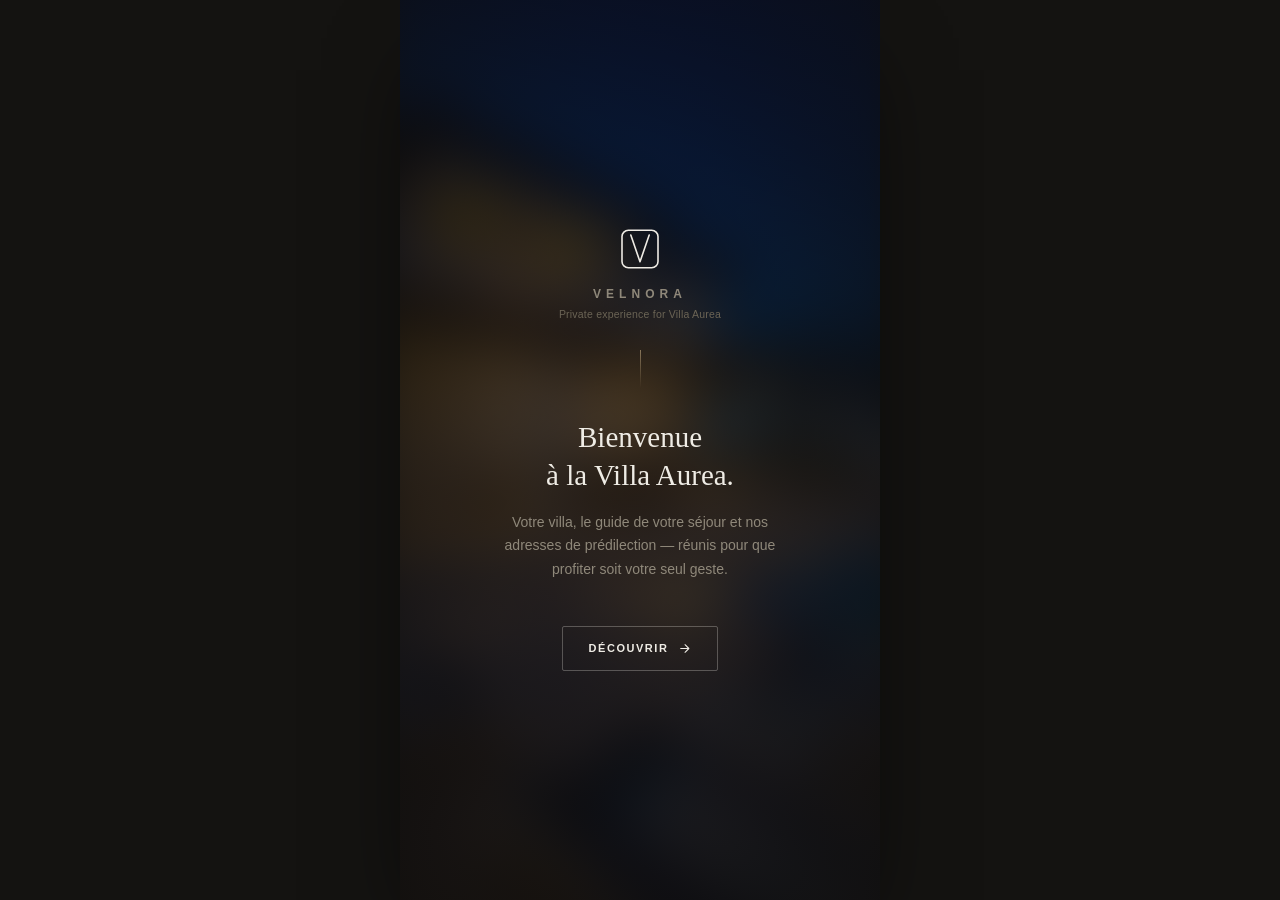
<file: index.html>
<!DOCTYPE html>
<html lang="fr">
<head>
<meta charset="UTF-8">
<meta name="viewport" content="width=device-width, initial-scale=1, viewport-fit=cover">
<title>Velnora — Villa Aurea</title>
<meta http-equiv="refresh" content="0; url=screens/00-intro.html">
<link rel="canonical" href="screens/00-intro.html">
<link rel="preload" as="image" href="assets/images/hero-exterieur.jpg" fetchpriority="high">
<link rel="preload" as="style" href="css/velnora-shared.css">
<style>
  html,body{margin:0;height:100dvh;background:#0d0c0b;display:flex;align-items:center;justify-content:center;overflow:hidden;}
  a{display:inline-flex;width:36px;height:36px;text-decoration:none;}
</style>
</head>
<body>
  <a href="screens/00-intro.html" aria-label="Ouvrir Velnora — Villa Aurea">
    <svg viewBox="0 0 100 100" fill="none" stroke="#efece5" stroke-width="4" stroke-linecap="round" stroke-linejoin="round">
      <rect x="5" y="3" width="90" height="94" rx="16" ry="16"/>
      <path d="M27,15 L50,82 L73,15"/>
    </svg>
  </a>
  <script>location.replace('screens/00-intro.html');</script>
</body>
</html>
</file>
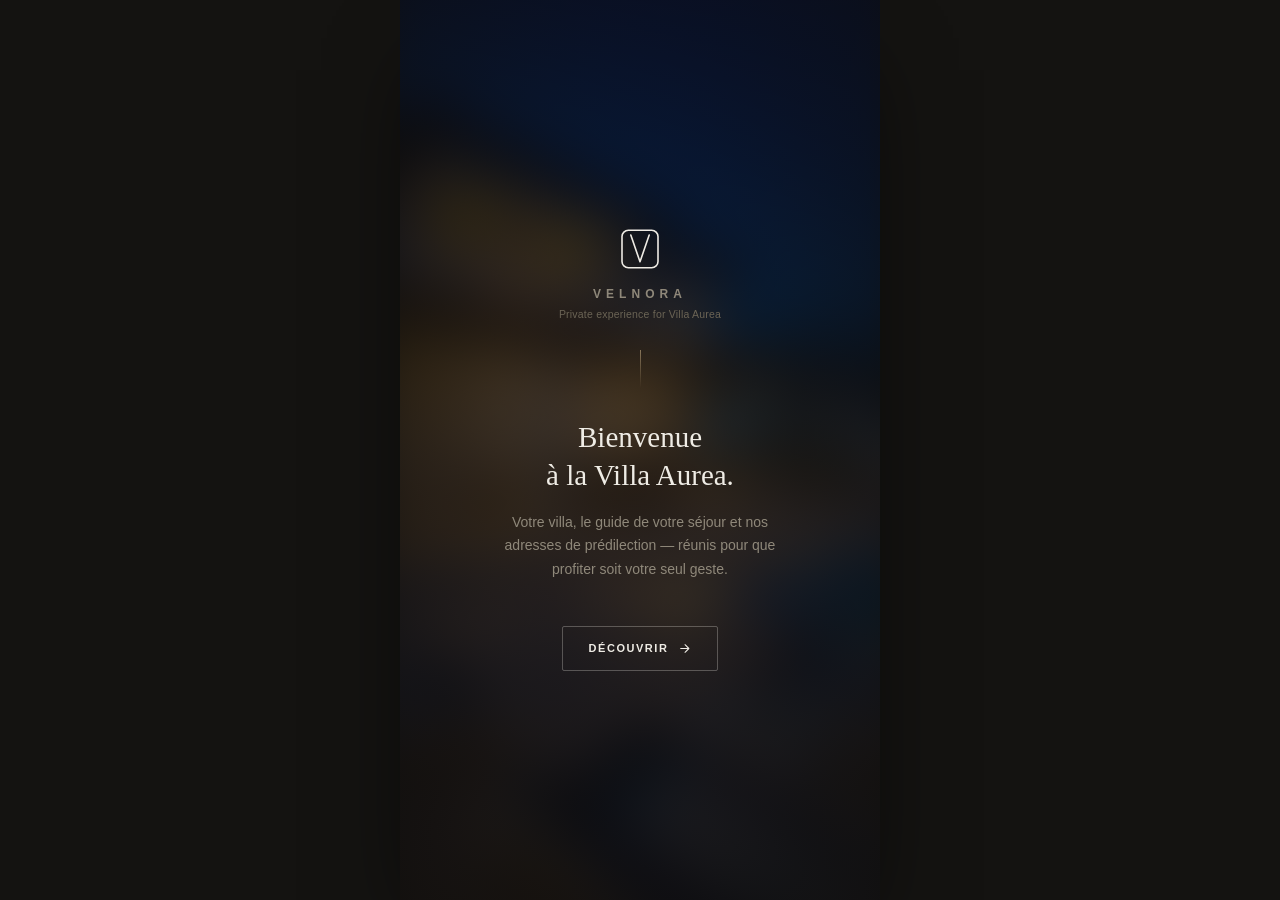
<file: screens/00-intro.html>
<!DOCTYPE html>
<html lang="fr">
<head>
<meta charset="UTF-8">
<style>html{background:#0d0c0b}</style>
<meta name="viewport" content="width=device-width, initial-scale=1, viewport-fit=cover">
<title>Velnora — Villa Aurea</title>
<link rel="stylesheet" href="../css/velnora-shared.css">
<link rel="apple-touch-icon" href="../assets/icon-180.png">
<link rel="icon" href="../assets/favicon-32.png">
<meta name="theme-color" content="#0d0c0b">
<link rel="preload" as="image" href="../assets/images/hero-exterieur.jpg" fetchpriority="high">
<link rel="prefetch" href="01-accueil.html">
<style>
  .device{background:#0d0c0b;}
  .intro-bg{position:absolute;inset:0;overflow:hidden;}
  /* ---- écran de chargement : la photo se "développe" plutôt que d'apparaître —
     même grammaire que .img-blur/velnora-sharpen déjà utilisée ailleurs dans le
     Design System (blur-up), pour que l'attente ressemble à une mise au point,
     pas à un chargement technique. ---- */
  .intro-bg img{position:absolute;inset:-8%;width:116%;height:116%;object-fit:cover;filter:blur(28px) brightness(.5) saturate(.9);opacity:0;animation:bgIn 3400ms var(--ease-signature) 500ms both;}
  .intro-bg .veil{position:absolute;inset:0;background:radial-gradient(120% 90% at 50% 38%, rgba(13,12,11,.35) 0%, rgba(13,12,11,.86) 72%, #0d0c0b 100%);}
  @keyframes bgIn{ from{opacity:0; transform:scale(1.055);} to{opacity:1; transform:scale(1);} }

  .intro-stage{position:relative;z-index:2;min-height:100%;display:flex;flex-direction:column;align-items:center;justify-content:center;text-align:center;padding:0 40px;}

  /* Le monogramme paraît seul en premier, sur le fond encore sombre — une
     respiration avant que le reste de la scène ne se révèle, plutôt qu'un
     indicateur de progression. */
  .intro-mono{width:40px;height:40px;opacity:0;animation:logoIn 1300ms cubic-bezier(.16,1,.3,1) 260ms both;}
  @keyframes logoIn{ from{opacity:0; transform:translateY(8px) scale(.94);} to{opacity:1; transform:translateY(0) scale(1);} }

  .intro-word{margin-top:18px;font-family:var(--font-display);font-size:12px;font-weight:600;letter-spacing:.42em;color:var(--stone-dim);opacity:0;animation:softIn 950ms cubic-bezier(.16,1,.3,1) 900ms both;}
  .intro-tagline{margin-top:7px;font-family:var(--font-body);font-size:10.5px;font-weight:300;letter-spacing:.02em;color:var(--guide);opacity:0;animation:softIn 950ms cubic-bezier(.16,1,.3,1) 1080ms both;}

  .intro-rule{width:1px;height:38px;background:linear-gradient(var(--brass-light),transparent);margin:30px 0;transform:scaleY(0);transform-origin:top;opacity:0;animation:ruleIn 900ms cubic-bezier(.16,1,.3,1) 1350ms both;}
  @keyframes ruleIn{ from{transform:scaleY(0);opacity:0;} to{transform:scaleY(1);opacity:.6;} }

  .intro-title{font-family:var(--font-editorial);font-weight:400;font-size:29px;line-height:1.32;color:var(--paper);opacity:0;animation:softIn 1000ms cubic-bezier(.16,1,.3,1) 1700ms both;}
  .intro-lede{margin-top:16px;max-width:290px;font-family:var(--font-body);font-size:14px;font-weight:300;line-height:1.7;color:var(--stone-dim);opacity:0;animation:softIn 1000ms cubic-bezier(.16,1,.3,1) 1980ms both;}

  .intro-cta{margin-top:44px;display:inline-flex;align-items:center;gap:10px;font-family:var(--font-display);font-size:11px;font-weight:600;letter-spacing:.14em;text-transform:uppercase;color:var(--paper);
    border:1px solid rgba(239,236,229,.28);border-radius:2px;padding:15px 26px;cursor:pointer;
    opacity:0;animation:softIn 1000ms cubic-bezier(.16,1,.3,1) 2300ms both;
    transition:border-color var(--duration-standard) var(--ease-signature), background-color var(--duration-standard) var(--ease-signature), transform var(--duration-micro) var(--ease-signature);}
  .intro-cta svg{width:13px;height:13px;transition:transform var(--duration-standard) var(--ease-signature);}
  .intro-cta:active{transform:scale(.97);border-color:var(--brass-light);background:rgba(199,173,130,.08);}
  .intro-cta:active svg{transform:translateX(3px);}

  @keyframes softIn{ from{opacity:0; transform:translateY(10px);} to{opacity:1; transform:translateY(0);} }
  @media (prefers-reduced-motion: reduce){
    .intro-bg img,.intro-mono,.intro-word,.intro-tagline,.intro-rule,.intro-title,.intro-lede,.intro-cta{animation:none !important;opacity:1 !important;}
    .intro-rule{transform:none !important;}
  }

  /* ---- étape concierge : recueil prénom / dates avant l'expérience ----
     Même scène (fond, voile, monogramme), le contenu se substitue en
     douceur à l'accroche d'ouverture — aucun nouvel écran, aucune
     sensation de formulaire : un accueil de conciergerie. */
  #stageIntro{transition:opacity var(--duration-page) var(--ease-signature), transform var(--duration-page) var(--ease-signature);}
  #stageIntro.leaving{opacity:0; transform:translateY(-10px);}

  .welcome-stage{position:relative;z-index:2;min-height:100%;display:flex;flex-direction:column;align-items:center;justify-content:center;padding:0 32px;text-align:center;}
  .welcome-stage[hidden]{display:none;}
  .intro-stage,.welcome-stage{min-height:100dvh;}

  .welcome-eyebrow{font-family:var(--font-display);font-size:10.5px;font-weight:600;letter-spacing:.3em;text-transform:uppercase;color:var(--brass-light);opacity:0;transform:translateY(10px);}
  .welcome-title{margin-top:16px;font-family:var(--font-editorial);font-weight:400;font-size:25px;line-height:1.34;color:var(--paper);opacity:0;transform:translateY(10px);}
  .welcome-lede{margin-top:12px;max-width:280px;font-family:var(--font-body);font-size:13.5px;font-weight:300;line-height:1.65;color:var(--stone-dim);opacity:0;transform:translateY(10px);}

  .welcome-form{margin-top:34px;width:100%;max-width:300px;text-align:left;opacity:0;transform:translateY(10px);}
  .w-field{position:relative;margin-bottom:26px;}
  .w-field label{display:block;font-family:var(--font-display);font-size:9.5px;font-weight:600;letter-spacing:.16em;text-transform:uppercase;color:var(--stone-dim);margin-bottom:10px;}
  .w-field input{width:100%;background:transparent;border:0;border-bottom:1px solid rgba(239,236,229,.24);border-radius:0;padding:4px 2px 10px;font-family:var(--font-body);font-size:16px;font-weight:300;color:var(--paper);transition:border-color var(--duration-standard) var(--ease-signature);-webkit-appearance:none;appearance:none;color-scheme:dark;}
  .w-field input::placeholder{color:var(--guide);font-weight:300;}
  .w-field input:focus{outline:0;border-color:var(--brass-light);}
  .w-field.shake input{border-color:var(--error);}
  @keyframes wShake{ 10%,90%{transform:translateX(-1px);} 30%,70%{transform:translateX(1.5px);} 50%{transform:translateX(-1.5px);} }
  .w-field.shake{animation:wShake 480ms cubic-bezier(.25,.1,.25,1) both;}

  .w-row{display:grid;grid-template-columns:1fr 1fr;gap:18px;}

  .welcome-cta{margin-top:6px;width:100%;display:inline-flex;align-items:center;justify-content:center;gap:10px;font-family:var(--font-display);font-size:11px;font-weight:600;letter-spacing:.14em;text-transform:uppercase;color:var(--ink);
    background:var(--brass-light);border:1px solid var(--brass-light);border-radius:2px;padding:16px 26px;cursor:pointer;
    transition:transform var(--duration-micro) var(--ease-signature), background-color var(--duration-standard) var(--ease-signature);}
  .welcome-cta svg{width:13px;height:13px;transition:transform var(--duration-standard) var(--ease-signature);}
  .welcome-cta:active{transform:scale(.97); background:var(--brass);}
  .welcome-cta:active svg{transform:translateX(3px);}

  .welcome-note{margin-top:18px;font-family:var(--font-body);font-size:11px;font-weight:300;color:var(--stone-dim);opacity:0;}

  .welcome-stage.active .welcome-eyebrow{animation:softIn 800ms cubic-bezier(.16,1,.3,1) 80ms both;}
  .welcome-stage.active .welcome-title{animation:softIn 900ms cubic-bezier(.16,1,.3,1) 220ms both;}
  .welcome-stage.active .welcome-lede{animation:softIn 900ms cubic-bezier(.16,1,.3,1) 380ms both;}
  .welcome-stage.active .welcome-form{animation:softIn 900ms cubic-bezier(.16,1,.3,1) 540ms both;}
  .welcome-stage.active .welcome-note{animation:softIn 900ms cubic-bezier(.16,1,.3,1) 720ms both;}
  @media (prefers-reduced-motion: reduce){
    .welcome-stage.active .welcome-eyebrow,.welcome-stage.active .welcome-title,.welcome-stage.active .welcome-lede,.welcome-stage.active .welcome-form,.welcome-stage.active .welcome-note{animation:none !important;opacity:1 !important;transform:none !important;}
  }
</style>
</head>
<body>

<div class="device">
  <div class="intro-bg">
    <img src="../assets/images/hero-exterieur.jpg" alt="" fetchpriority="high" decoding="async">
    <div class="veil"></div>
  </div>

  <div class="intro-stage" id="stageIntro">
    <div class="intro-mono">
      <svg class="mono-svg" viewBox="0 0 100 100" fill="none" stroke="#efece5" stroke-width="4" stroke-linecap="round" stroke-linejoin="round">
        <rect x="5" y="3" width="90" height="94" rx="16" ry="16"/>
        <path d="M27,15 L50,82 L73,15"/>
      </svg>
    </div>
    <div class="intro-word">VELNORA</div>
    <div class="intro-tagline">Private experience for Villa Aurea</div>

    <div class="intro-rule"></div>

    <div class="intro-title">Bienvenue<br>à la Villa Aurea.</div>
    <div class="intro-lede">Votre villa, le guide de votre séjour et nos adresses de prédilection — réunis pour que profiter soit votre seul geste.</div>

    <div class="intro-cta" onclick="handleDiscover()">
      Découvrir
      <svg viewBox="0 0 24 24" fill="none" stroke="currentColor" stroke-width="2"><path d="M5 12h14M13 5l7 7-7 7"/></svg>
    </div>
  </div>

  <div class="welcome-stage" id="stageWelcome" hidden>
    <div class="welcome-eyebrow">Avant votre arrivée</div>
    <div class="welcome-title">Quelques mots,<br>avant de vous installer.</div>
    <div class="welcome-lede">Le temps de composer votre séjour sur mesure à la Villa Aurea.</div>

    <div class="welcome-form">
      <div class="w-field" id="fFirstName">
        <label for="gFirstName">Prénom</label>
        <input type="text" id="gFirstName" placeholder="Votre prénom" autocomplete="given-name">
      </div>
      <div class="w-row">
        <div class="w-field" id="fArrival">
          <label for="gArrival">Arrivée</label>
          <input type="date" id="gArrival">
        </div>
        <div class="w-field" id="fDeparture">
          <label for="gDeparture">Départ</label>
          <input type="date" id="gDeparture">
        </div>
      </div>

      <div class="welcome-cta" onclick="handleGuestSubmit()">
        Accéder à mon séjour
        <svg viewBox="0 0 24 24" fill="none" stroke="currentColor" stroke-width="2"><path d="M5 12h14M13 5l7 7-7 7"/></svg>
      </div>
    </div>

    <div class="welcome-note">Camille et son équipe vous attendent.</div>
  </div>
</div>

<script>
  function getGuest(){
    try{
      const raw = localStorage.getItem('velnoraGuest');
      return raw ? JSON.parse(raw) : null;
    }catch(e){ return null; }
  }

  function handleDiscover(){
    // Un voyageur déjà identifié (retour sur le lien) n'a pas à ressaisir
    // ses informations : l'accueil concierge ne se présente qu'une fois.
    const guest = getGuest();
    if (guest && guest.firstName && guest.arrival && guest.departure){
      location.href = '01-accueil.html';
      return;
    }
    const intro = document.getElementById('stageIntro');
    const welcome = document.getElementById('stageWelcome');
    intro.classList.add('leaving');
    setTimeout(() => {
      intro.style.display = 'none';
      welcome.hidden = false;
      requestAnimationFrame(() => welcome.classList.add('active'));
    }, 560);
  }

  function handleGuestSubmit(){
    const first = document.getElementById('gFirstName').value.trim();
    const arrival = document.getElementById('gArrival').value;
    const departure = document.getElementById('gDeparture').value;

    const fields = { fFirstName: first, fArrival: arrival, fDeparture: departure };
    let firstInvalid = null;
    Object.keys(fields).forEach(id => {
      const el = document.getElementById(id);
      if (!fields[id]){
        el.classList.remove('shake');
        void el.offsetWidth;
        el.classList.add('shake');
        if (!firstInvalid) firstInvalid = el;
      } else {
        el.classList.remove('shake');
      }
    });
    if (firstInvalid){
      if (navigator.vibrate) navigator.vibrate(8);
      firstInvalid.querySelector('input').focus();
      return;
    }
    if (arrival && departure && departure < arrival){
      const dep = document.getElementById('fDeparture');
      dep.classList.remove('shake'); void dep.offsetWidth; dep.classList.add('shake');
      if (navigator.vibrate) navigator.vibrate(8);
      return;
    }

    try{
      localStorage.setItem('velnoraGuest', JSON.stringify({ firstName: first, arrival, departure }));
    }catch(e){ /* stockage indisponible : l'expérience reste accessible avec les valeurs par défaut */ }

    if (navigator.vibrate) navigator.vibrate(8);
    location.href = '01-accueil.html';
  }
</script>

</body>
</html>
</file>
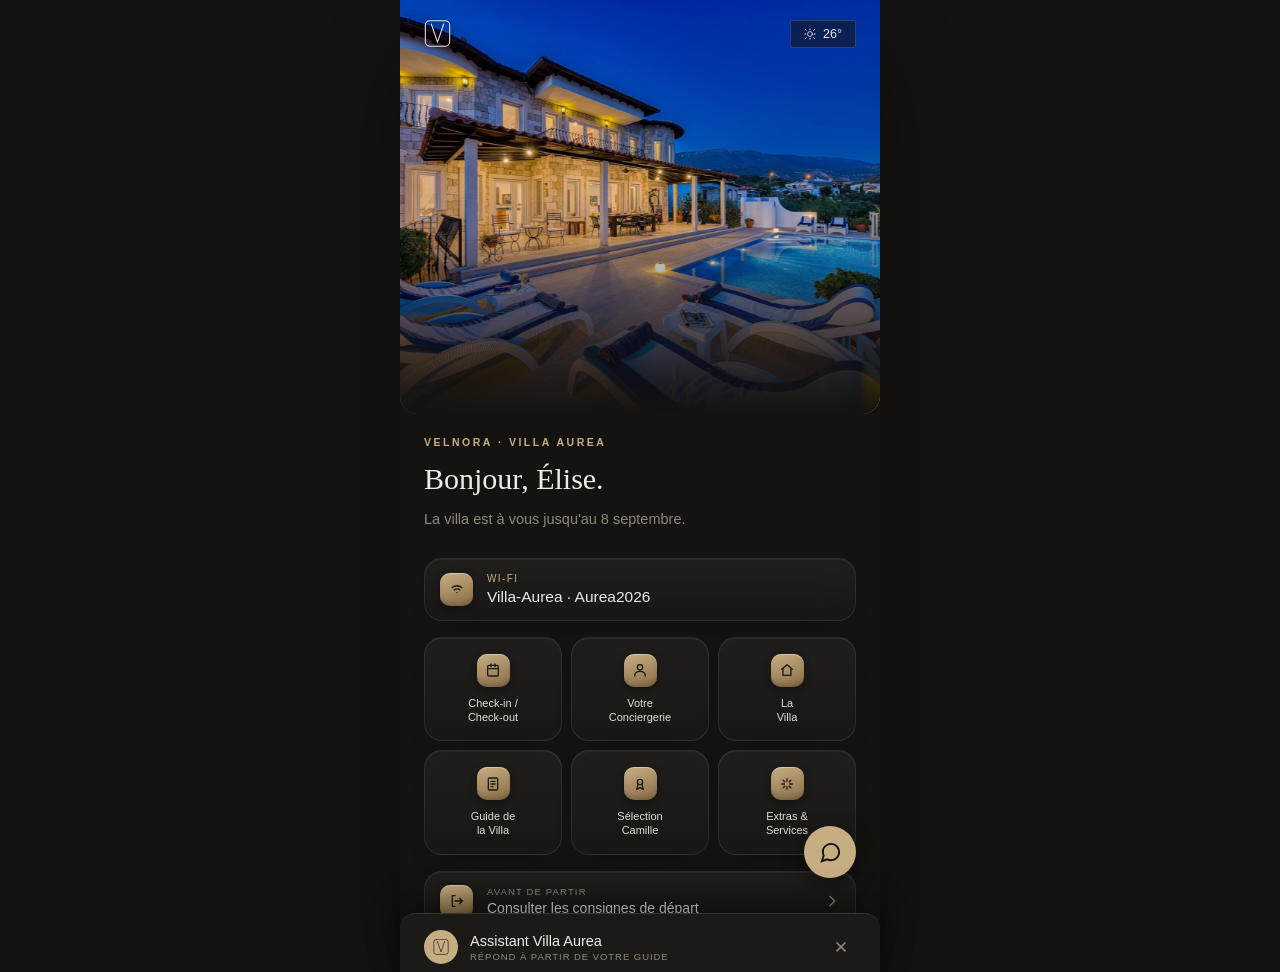
<file: screens/01-accueil.html>
<!DOCTYPE html>
<html lang="fr">
<head>
<meta charset="UTF-8">
<style>html{background:#141311}</style>
<meta name="viewport" content="width=device-width, initial-scale=1, viewport-fit=cover">
<title>Velnora — Villa Aurea — Accueil</title>
<link rel="stylesheet" href="../css/velnora-shared.css">
<link rel="apple-touch-icon" href="../assets/icon-180.png">
<link rel="icon" href="../assets/favicon-32.png">
<meta name="theme-color" content="#141311">
<link rel="preconnect" href="https://api.open-meteo.com">
<style>
  .hero-block{position:relative;height:46vh;min-height:320px;max-height:440px;overflow:hidden;border-radius:0 0 18px 18px;flex-shrink:0;background:var(--ink-3);}
  .hero-photo{position:absolute;inset:-4%;width:108%;height:108%;object-fit:cover;object-position:center 58%;animation:heroDrift 14s var(--ease-signature) both;will-change:transform;transform:translateZ(0);backface-visibility:hidden;}
  @keyframes heroDrift{ from{transform:scale(1.03) translate(-1%,-1%);} to{transform:scale(1) translate(0,0);} }
  @media (prefers-reduced-motion: reduce){ .hero-photo{animation:none;} }
  .hero-block .plate{position:absolute;inset:0;background:linear-gradient(180deg, rgba(10,9,8,.05) 0%, rgba(10,9,8,.1) 55%, rgba(13,12,11,.85) 92%, var(--ink) 100%);}

  .topbar{position:fixed;top:0;left:0;right:0;z-index:5;display:flex;justify-content:space-between;align-items:flex-start;padding:calc(env(safe-area-inset-top,0px) + 20px) var(--space-5) 0;}
  @media (min-width:720px){
    .topbar{left:50%;right:auto;margin-left:-240px;width:100%;max-width:480px;}
  }
  .monogram{width:27px;height:27px;opacity:.94;filter:drop-shadow(0 1px 3px rgba(0,0,0,.4));}

  .weather-chip{display:flex;align-items:center;gap:6px;font-family:var(--font-display);font-size:12.5px;font-weight:500;color:var(--paper);background:rgba(20,19,17,.55);border:1px solid rgba(239,236,229,.16);padding:6px 12px;border-radius:2px;}
  .weather-chip svg{width:14px;height:14px;opacity:.85;}

  .body-col{padding:22px var(--space-5) calc(env(safe-area-inset-bottom,0px) + 40px);}

  .phase-eyebrow{font-family:var(--font-display);font-size:10.5px;letter-spacing:.24em;text-transform:uppercase;color:var(--brass-light);margin:0 0 12px;font-weight:600;}
  .phase-message{font-family:var(--font-editorial);font-weight:400;font-size:30px;line-height:1.25;color:var(--paper);margin:0 0 10px;}
  .phase-submessage{font-family:var(--font-body);font-weight:300;font-size:14.5px;line-height:1.55;color:var(--stone-dim);margin:0 0 28px;max-width:320px;}

  .primary-action{display:flex;align-items:center;gap:14px;padding:14px 15px;margin-bottom:var(--space-4);cursor:pointer;}
  .primary-action .txt{flex:1;min-width:0;}
  .primary-action .eb{font-family:var(--font-display);font-size:10px;letter-spacing:.14em;text-transform:uppercase;color:var(--brass-light);margin-bottom:4px;}
  .primary-action .val{font-family:var(--font-body);font-size:15.5px;font-weight:400;color:var(--paper);}

  .quick-access{display:grid;grid-template-columns:repeat(3,1fr);gap:9px;}
  .qa-item{display:flex;flex-direction:column;align-items:center;justify-content:center;gap:10px;min-height:88px;padding:16px 6px;cursor:pointer;}
  .qa-item .glass-icon{transition:transform var(--duration-micro) var(--ease-signature);}
  .qa-item:active .glass-icon{transform:scale(.94);}
  .qa-item .lbl{font-family:var(--font-body);font-size:11px;font-weight:400;color:var(--paper-2);text-align:center;line-height:1.25;}

  .depart-row{display:flex;align-items:center;gap:14px;padding:13px 15px;margin-top:var(--space-4);cursor:pointer;}
  .depart-row .txt{flex:1;min-width:0;}
  .depart-row .eb{font-family:var(--font-display);font-size:9.5px;letter-spacing:.12em;text-transform:uppercase;color:var(--stone-dim);margin-bottom:3px;}
  .depart-row .val{font-family:var(--font-body);font-size:14px;font-weight:400;color:var(--paper-2);}
  .depart-row .chev{width:16px;height:16px;flex-shrink:0;color:var(--stone-dim);}
</style>
</head>
<body>

<div class="device">
  <div class="scroll-area" id="scroll">

    <div class="hero-block">
      <img class="hero-photo" src="../assets/images/hero-exterieur.jpg" alt="Vue extérieure de la Villa Aurea, Presqu'île de Giens" fetchpriority="high" decoding="async">
      <div class="plate"></div>
      <div class="topbar">
        <div class="monogram">
          <svg class="mono-svg" viewBox="0 0 100 100" fill="none" stroke="#efece5" stroke-width="4" stroke-linecap="round" stroke-linejoin="round">
            <rect x="5" y="3" width="90" height="94" rx="16" ry="16"/>
            <path d="M27,15 L50,82 L73,15"/>
          </svg>
        </div>
        <div class="weather-chip enter" id="weatherChip">
          <svg viewBox="0 0 24 24" fill="none" stroke="currentColor" stroke-width="1.6"><circle cx="12" cy="12" r="4.2"/><path d="M12 3v2M12 19v2M4.2 4.2l1.4 1.4M18.4 18.4l1.4 1.4M3 12h2M19 12h2M4.2 19.8l1.4-1.4M18.4 5.6l1.4-1.4"/></svg>
          <span class="wc-temp">26°</span>
        </div>
      </div>
    </div>

    <div class="body-col">
      <div class="phase-eyebrow enter">Velnora · Villa Aurea</div>
      <div class="phase-message enter enter-1">Bonjour, Élise.</div>
      <div class="phase-submessage enter enter-2">La villa est à vous jusqu'au 8 septembre.</div>

      <div class="primary-action glass-card enter enter-3" onclick="location.href='02-wifi-acces.html'">
        <div class="glass-icon"><svg viewBox="0 0 24 24" fill="none" stroke="currentColor" stroke-width="2"><circle cx="12" cy="17.2" r="1.1" fill="currentColor" stroke="none"/><path d="M7.8 13.6a6 6 0 0 1 8.4 0"/><path d="M4.6 10a11 11 0 0 1 14.8 0"/></svg></div>
        <div class="txt"><div class="eb">Wi-Fi</div><div class="val">Villa-Aurea · Aurea2026</div></div>
      </div>

      <div class="quick-access enter enter-4">
        <div class="qa-item glass-card" onclick="location.href='03-checkin-checkout.html'">
          <div class="glass-icon"><svg viewBox="0 0 24 24" fill="none" stroke="currentColor" stroke-width="2"><rect x="4" y="5" width="16" height="16" rx="2"/><path d="M4 10h16M9 3v4M15 3v4"/></svg></div>
          <div class="lbl">Check-in /<br>Check-out</div>
        </div>
        <div class="qa-item glass-card" onclick="location.href='04-contacts-utiles.html'">
          <div class="glass-icon"><svg viewBox="0 0 24 24" fill="none" stroke="currentColor" stroke-width="2"><circle cx="12" cy="8" r="4"/><path d="M4 21c0-4.4 3.6-7 8-7s8 2.6 8 7"/></svg></div>
          <div class="lbl">Votre<br>Conciergerie</div>
        </div>
        <div class="qa-item glass-card" onclick="location.href='06-la-propriete.html'">
          <div class="glass-icon"><svg viewBox="0 0 24 24" fill="none" stroke="currentColor" stroke-width="2"><path d="M4 11 12 4l8 7"/><path d="M6 10v10h12V10"/></svg></div>
          <div class="lbl">La<br>Villa</div>
        </div>
        <div class="qa-item glass-card" onclick="location.href='05-guide-pratique.html'">
          <div class="glass-icon"><svg viewBox="0 0 24 24" fill="none" stroke="currentColor" stroke-width="2"><rect x="5" y="3" width="14" height="18" rx="2"/><path d="M9 8h6M9 12h6M9 16h3"/></svg></div>
          <div class="lbl">Guide de<br>la Villa</div>
        </div>
        <div class="qa-item glass-card" onclick="location.href='07-recommandations.html'">
          <div class="glass-icon"><svg viewBox="0 0 24 24" fill="none" stroke="currentColor" stroke-width="2"><circle cx="12" cy="9" r="4"/><path d="M9.2 12.4 7 20l5-2.6 5 2.6-2.2-7.6"/></svg></div>
          <div class="lbl">Sélection<br>Camille</div>
        </div>
        <div class="qa-item glass-card" onclick="location.href='09-extras.html'">
          <div class="glass-icon"><svg viewBox="0 0 24 24" fill="none" stroke="currentColor" stroke-width="2"><path d="M12 4v4M12 16v4M4 12h4M16 12h4M6.3 6.3l2.4 2.4M15.3 15.3l2.4 2.4M17.7 6.3l-2.4 2.4M8.7 15.3l-2.4 2.4"/></svg></div>
          <div class="lbl">Extras &amp;<br>Services</div>
        </div>
      </div>

      <div class="depart-row glass-card enter enter-5" onclick="location.href='08-depart.html'">
        <div class="glass-icon"><svg viewBox="0 0 24 24" fill="none" stroke="currentColor" stroke-width="2"><path d="M9 4H5v16h4M9 12h11M16 8l4 4-4 4"/></svg></div>
        <div class="txt"><div class="eb">Avant de partir</div><div class="val">Consulter les consignes de départ</div></div>
        <svg class="chev" viewBox="0 0 24 24" fill="none" stroke="currentColor" stroke-width="2"><path d="M9 5l7 7-7 7"/></svg>
      </div>
    </div>

  </div>
</div>

<script src="../js/velnora-shared.js"></script>
<script>
  initAssistant();
  // Presqu'île de Giens, Hyères — coordonnées de la propriété pilote.
  initWeather(43.0330, 6.1310);

  // Parallax discret : la photo suit le scroll (le bandeau logo/météo
  // reste fixe en haut de l'écran, en position:fixed géré nativement
  // par le navigateur — aussi fluide que le bouton Accueil).
  (function heroParallax(){
    const photo = document.querySelector('.hero-photo');
    if (!photo) return;
    photo.addEventListener('animationend', () => { photo.style.animation = 'none'; }, {once:true});
    let ticking = false;
    function update(){
      const y = window.scrollY || document.documentElement.scrollTop || 0;
      photo.style.transform = `translate3d(0, ${y * 0.35}px, 0) scale(${1 + Math.min(y, 200) * 0.0007})`;
      ticking = false;
    }
    window.addEventListener('scroll', () => { if (!ticking){ ticking = true; requestAnimationFrame(update); } }, {passive:true});
  })();

  // Salutation dynamique selon l'heure locale — ton premium, jamais répétitive
  // d'un écran à l'autre (seul l'Accueil salue ; les autres écrans n'y reviennent pas).
  function getGreeting(){
    const h = new Date().getHours();
    if (h < 12) return 'Bonjour';
    if (h < 18) return 'Bon après-midi';
    return 'Bonsoir';
  }

  // Personnalisation à partir des informations recueillies à l'accueil
  // concierge (prénom, dates). Repli silencieux sur le contenu par défaut
  // si l'écran est ouvert directement (aucune information enregistrée).
  (function personalize(){
    let guest = null;
    try{ guest = JSON.parse(localStorage.getItem('velnoraGuest') || 'null'); }catch(e){}

    // Séjour terminé : on garde le même écran (aucun nouvel écran, aucune
    // suppression d'accès) mais le message d'accueil laisse place à une
    // formule de clôture, sobre et toujours élégante. La navigation reste
    // entièrement fonctionnelle en dessous — une propriété peut très bien
    // choisir de laisser le lien ouvert au-delà du séjour.
    if (guest && guest.departure && typeof isStayEnded === 'function' && isStayEnded(guest.departure)){
      const msgEl = document.querySelector('.phase-message');
      const subEl = document.querySelector('.phase-submessage');
      const d = new Date(guest.departure + 'T00:00:00');
      const formatted = !isNaN(d) ? new Intl.DateTimeFormat('fr-FR', { day:'numeric', month:'long' }).format(d) : null;

      if (msgEl) msgEl.textContent = 'Votre séjour à la Villa Aurea s’est achevé.';
      if (subEl) subEl.textContent = formatted
        ? 'Cette expérience vous était réservée jusqu\'au ' + formatted + '.'
        : 'Cette expérience était réservée à la durée de votre séjour.';
      return;
    }

    const el = document.querySelector('.phase-message');
    const name = (guest && guest.firstName ? guest.firstName.trim() : 'Élise');
    if (el && name) el.textContent = getGreeting() + ', ' + name.charAt(0).toUpperCase() + name.slice(1) + '.';

    if (guest && guest.departure){
      const subEl = document.querySelector('.phase-submessage');
      const d = new Date(guest.departure + 'T00:00:00');
      if (subEl && !isNaN(d)){
        const formatted = new Intl.DateTimeFormat('fr-FR', { day:'numeric', month:'long' }).format(d);
        subEl.textContent = "La villa est à vous jusqu'au " + formatted + '.';
      }
    }
  })();
</script>

</body>
</html>
</file>
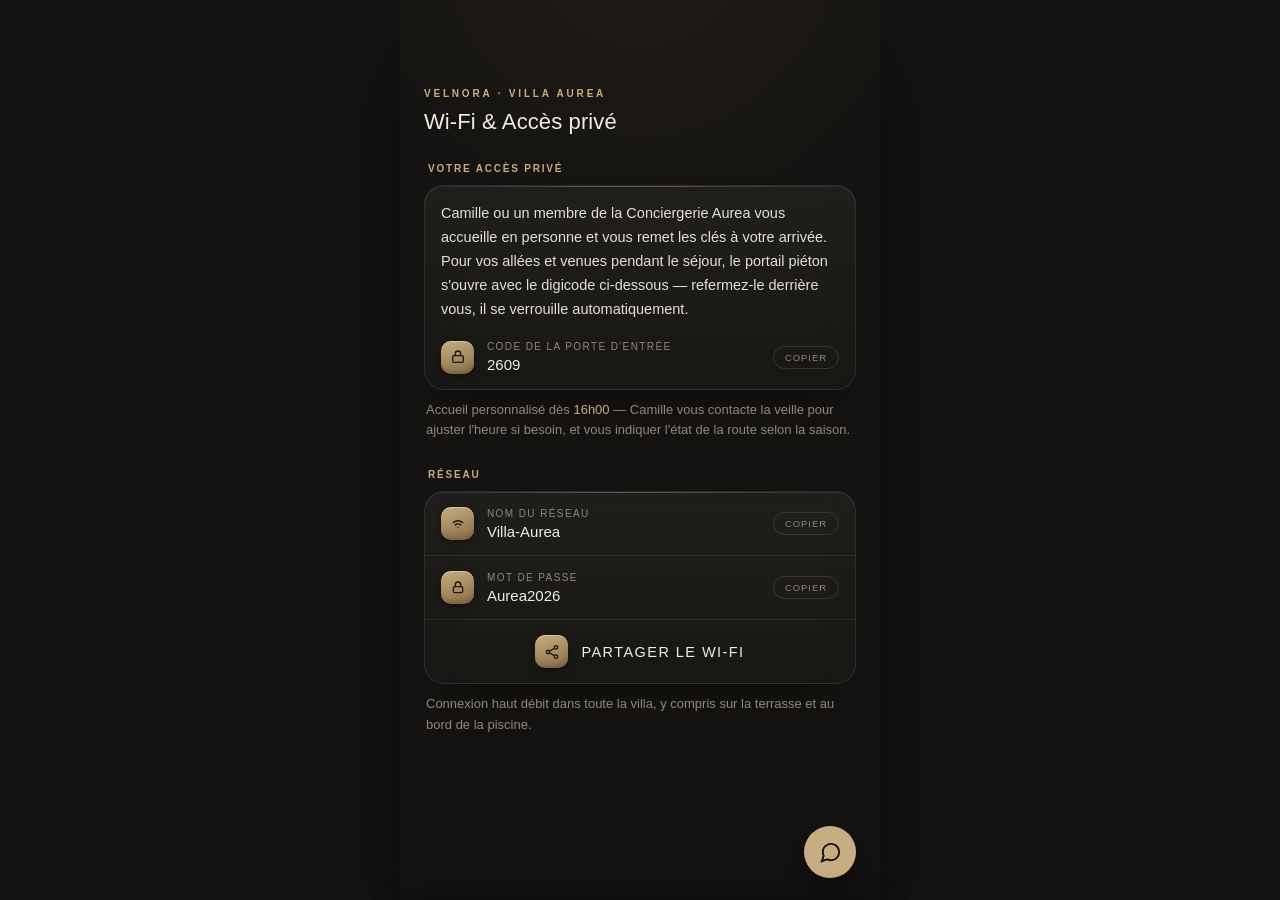
<file: screens/02-wifi-acces.html>
<!DOCTYPE html>
<html lang="fr">
<head>
<meta charset="UTF-8">
<style>html{background:#211c17}</style>
<meta name="viewport" content="width=device-width, initial-scale=1, viewport-fit=cover">
<title>Velnora — Villa Aurea — Wi-Fi &amp; Accès privé</title>
<link rel="stylesheet" href="../css/velnora-shared.css">
<link rel="apple-touch-icon" href="../assets/icon-180.png">
<link rel="icon" href="../assets/favicon-32.png">
<meta name="theme-color" content="#211c17">
<style>
  .device{background:
    radial-gradient(120% 70% at 50% -10%, #211c17 0%, var(--ink) 55%);
  }
  .access-note{font-family:var(--font-body);font-size:13px;font-weight:300;color:var(--stone-dim);padding:0 2px;margin-top:10px;line-height:1.6;}
  .access-note b{color:var(--brass-light);font-weight:400;}
  .proc-text{font-family:var(--font-body);font-size:14.5px;font-weight:300;line-height:1.65;color:var(--paper-2);padding:16px 16px 4px;}
  .wifi-row{display:flex;align-items:center;gap:13px;padding:15px 16px;cursor:pointer;}
  .wifi-row .txt{flex:1;min-width:0;}
  .wifi-row .eb{font-family:var(--font-display);font-size:10px;letter-spacing:.14em;text-transform:uppercase;color:var(--stone-dim);margin-bottom:4px;}
  .wifi-row .val{font-family:var(--font-body);font-size:15px;font-weight:400;color:var(--paper);word-break:break-word;}
  .wifi-row .copy-pill{margin-left:auto;}
  .share-row{display:flex;align-items:center;gap:13px;padding:15px 16px;cursor:pointer;font-family:var(--font-body);font-size:14.5px;font-weight:400;color:var(--paper);}
  .wifi-row + .wifi-row,.wifi-row + .share-row{border-top:1px solid rgba(239,236,229,.07);}
  .wifi-row:active .copy-pill,.wifi-row.copied .copy-pill{color:var(--ink);background:var(--brass-light);border-color:var(--brass-light);}
  .wifi-row:active,.share-row:active{transform:scale(.985);transition:transform 110ms var(--ease-signature);}
  @media (hover:hover) and (pointer:fine){ .wifi-row:active,.share-row:active{transform:none;} }
</style>
</head>
<body>

<div class="device">
  <div class="scroll-area" id="scroll">
    <div class="back-affordance" id="back" onclick="location.href='01-accueil.html'">
      <svg viewBox="0 0 24 24" fill="none" stroke="currentColor" stroke-width="2"><path d="M15 5 L8 12 L15 19"/></svg>
      Accueil
    </div>

    <div class="page-head">
      <div class="page-col">
        <div class="screen-eyebrow enter">Velnora · Villa Aurea</div>
        <h1 class="screen-title enter enter-1">Wi-Fi &amp; Accès privé</h1>

        <div class="glass-group-label enter enter-2">Votre accès privé</div>
        <div class="glass-group enter enter-2">
          <div class="proc-text">Camille ou un membre de la Conciergerie Aurea vous accueille en personne et vous remet les clés à votre arrivée. Pour vos allées et venues pendant le séjour, le portail piéton s'ouvre avec le digicode ci-dessous — refermez-le derrière vous, il se verrouille automatiquement.</div>
          <div class="wifi-row" onclick="copyValue(this)">
            <div class="glass-icon"><svg viewBox="0 0 24 24" fill="none" stroke="currentColor" stroke-width="2"><rect x="4" y="10" width="16" height="10" rx="2"/><path d="M8 10V7a4 4 0 0 1 8 0v3"/></svg></div>
            <div class="txt"><div class="eb">Code de la porte d'entrée</div><div class="val">2609</div></div>
            <div class="copy-pill">Copier</div>
          </div>
        </div>
        <div class="access-note enter enter-3">Accueil personnalisé dès <b>16h00</b> — Camille vous contacte la veille pour ajuster l'heure si besoin, et vous indiquer l'état de la route selon la saison.</div>

        <div class="glass-group-label enter enter-3">Réseau</div>
        <div class="glass-group enter enter-3">
          <div class="wifi-row" onclick="copyValue(this)">
            <div class="glass-icon"><svg viewBox="0 0 24 24" fill="none" stroke="currentColor" stroke-width="2"><circle cx="12" cy="17.2" r="1.1" fill="currentColor" stroke="none"/><path d="M7.8 13.6a6 6 0 0 1 8.4 0"/><path d="M4.6 10a11 11 0 0 1 14.8 0"/></svg></div>
            <div class="txt"><div class="eb">Nom du réseau</div><div class="val">Villa-Aurea</div></div>
            <div class="copy-pill">Copier</div>
          </div>
          <div class="wifi-row" onclick="copyValue(this)">
            <div class="glass-icon"><svg viewBox="0 0 24 24" fill="none" stroke="currentColor" stroke-width="2"><rect x="5" y="10" width="14" height="9" rx="2"/><path d="M8 10V7a4 4 0 0 1 8 0v3"/></svg></div>
            <div class="txt"><div class="eb">Mot de passe</div><div class="val">Aurea2026</div></div>
            <div class="copy-pill">Copier</div>
          </div>
          <div class="share-row" onclick="shareWifi(this, 'Villa-Aurea', 'Aurea2026')">
            <div class="glass-icon"><svg viewBox="0 0 24 24" fill="none" stroke="currentColor" stroke-width="2"><circle cx="18" cy="5" r="2.6"/><circle cx="6" cy="12" r="2.6"/><circle cx="18" cy="19" r="2.6"/><path d="M8.3 10.6l7.4-4.2M8.3 13.4l7.4 4.2"/></svg></div>
            Partager le Wi-Fi
          </div>
        </div>
        <div class="access-note enter enter-3">Connexion haut débit dans toute la villa, y compris sur la terrasse et au bord de la piscine.</div>
      </div>
    </div>
  </div>
</div>

<script src="../js/velnora-shared.js"></script>
<script>
  initAssistant();
  // Pas de recul au défilement ici : écran court, back-affordance reste fixe en permanence
  // (comportement réservé aux écrans à défilement long : Check-in/Check-out, Contacts utiles,
  // Guide pratique, La propriété, Recommandations locales — cf. js/velnora-shared.js).
</script>

</body>
</html>
</file>
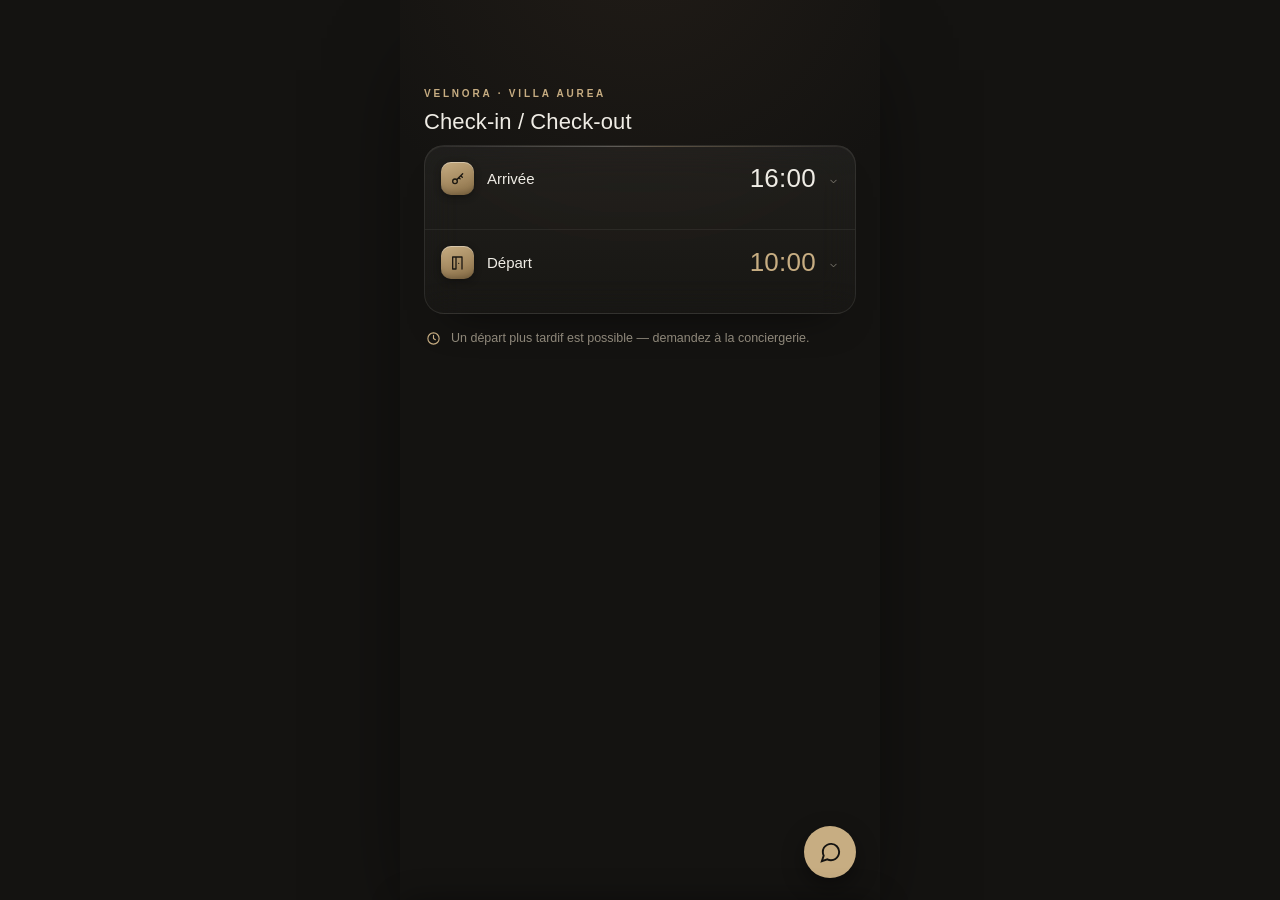
<file: screens/03-checkin-checkout.html>
<!DOCTYPE html>
<html lang="fr">
<head>
<meta charset="UTF-8">
<style>html{background:#211c17}</style>
<meta name="viewport" content="width=device-width, initial-scale=1, viewport-fit=cover">
<title>Velnora — Villa Aurea — Check-in / Check-out</title>
<link rel="stylesheet" href="../css/velnora-shared.css">
<link rel="apple-touch-icon" href="../assets/icon-180.png">
<link rel="icon" href="../assets/favicon-32.png">
<meta name="theme-color" content="#211c17">
<style>
  .device{background:radial-gradient(120% 70% at 50% -10%, #211c17 0%, var(--ink) 55%);}
  .time-row{display:flex;align-items:center;justify-content:space-between;padding:16px 16px;cursor:pointer;}
  .glass-group .acc-item{border-top-color:rgba(239,236,229,.07);}
  .time-lbl{font-family:var(--font-body);font-size:15px;font-weight:400;color:var(--paper);}
  .time-val{font-family:var(--font-display);font-size:26px;font-weight:500;color:var(--paper);letter-spacing:.01em;}
  .time-val.emph{color:var(--brass-light);}
  .acc-chev-time{width:11px;height:11px;margin-left:12px;flex-shrink:0;transition:transform var(--duration-standard) var(--ease-signature);opacity:.6;}
  .acc-item.open .acc-chev-time{transform:rotate(180deg);}
  .late-note{display:flex;align-items:center;gap:10px;padding:14px 2px 2px;font-family:var(--font-body);font-size:12.5px;font-weight:300;color:var(--stone-dim);line-height:1.6;cursor:pointer;}
  .late-note svg{width:15px;height:15px;flex-shrink:0;color:var(--brass-light);}
  .stay-range{margin-top:6px;font-family:var(--font-body);font-size:13px;font-weight:300;color:var(--stone-dim);}
  .stay-range:empty{display:none;}
</style>
</head>
<body>

<div class="device">
  <div class="scroll-area" id="scroll">
    <div class="back-affordance" id="back" onclick="location.href='01-accueil.html'"><svg viewBox="0 0 24 24" fill="none" stroke="currentColor" stroke-width="2"><path d="M15 5 L8 12 L15 19"/></svg>Accueil</div>

    <div class="page-head">
      <div class="page-col">
        <div class="screen-eyebrow enter">Velnora · Villa Aurea</div>
        <h1 class="screen-title enter enter-1">Check-in / Check-out</h1>
        <div class="stay-range enter enter-1" id="stayRange"></div>

        <div style="margin-top:10px;" class="enter enter-2">
          <div class="glass-group">
            <div class="acc-item">
              <div class="time-row" onclick="toggleAccordion(this)">
                <span style="display:flex;align-items:center;gap:13px;">
                  <span class="glass-icon"><svg viewBox="0 0 24 24" fill="none" stroke="currentColor" stroke-width="2"><circle cx="7.5" cy="15.5" r="3.5"/><path d="M10 13 19 4M16 7l2.5 2.5M13.2 9.8l2 2"/></svg></span>
                  <span class="time-lbl">Arrivée</span>
                </span>
                <span style="display:flex;align-items:baseline;"><span class="time-val">16:00</span><svg class="acc-chev-time" viewBox="0 0 24 24" fill="none" stroke="currentColor" stroke-width="2"><path d="M6 9l6 6 6-6"/></svg></span>
              </div>
              <div class="acc-body"><div class="acc-body-in" style="padding-left:63px;">Camille ou un membre de son équipe vous attend sur place pour vous remettre les clés en main propre et vous faire faire un tour rapide de la villa : tablette Tydom, piscine, sauna et petites habitudes de la maison. Comptez quinze minutes, dans la bonne humeur.</div></div>
            </div>

            <div class="acc-item">
              <div class="time-row" onclick="toggleAccordion(this)">
                <span style="display:flex;align-items:center;gap:13px;">
                  <span class="glass-icon"><svg viewBox="0 0 24 24" fill="none" stroke="currentColor" stroke-width="2"><path d="M9 21V3h9v18M9 21H4M9 3H4v18"/><circle cx="13" cy="12.5" r="1" fill="currentColor" stroke="none"/></svg></span>
                  <span class="time-lbl">Départ</span>
                </span>
                <span style="display:flex;align-items:baseline;"><span class="time-val emph">10:00</span><svg class="acc-chev-time" viewBox="0 0 24 24" fill="none" stroke="currentColor" stroke-width="2"><path d="M6 9l6 6 6-6"/></svg></span>
              </div>
              <div class="acc-body"><div class="acc-body-in" style="padding-left:63px;">Le ménage de fin de séjour est déjà pris en charge — inutile de tout ranger. Laissez simplement les clés sur la console de l'entrée et refermez la porte à clé ; si Camille est disponible, elle passe volontiers vous saluer avant votre départ.</div></div>
            </div>
          </div>
        </div>

        <div class="late-note enter enter-3" onclick="location.href='04-contacts-utiles.html'">
          <svg viewBox="0 0 24 24" fill="none" stroke="currentColor" stroke-width="1.8"><circle cx="12" cy="12" r="9"/><path d="M12 7v5l3 2"/></svg>
          Un départ plus tardif est possible — demandez à la conciergerie.
        </div>
      </div>
    </div>
  </div>
</div>

<script src="../js/velnora-shared.js"></script>
<script>
  initAssistant();
  // Rappel discret des dates du séjour — uniquement si l'information a
  // été recueillie à l'accueil concierge ; sinon l'écran reste inchangé.
  (function personalizeStay(){
    let guest = null;
    try{ guest = JSON.parse(localStorage.getItem('velnoraGuest') || 'null'); }catch(e){}
    if (!guest || !guest.arrival || !guest.departure) return;
    const range = typeof formatStayRange === 'function' ? formatStayRange(guest.arrival, guest.departure) : null;
    const el = document.getElementById('stayRange');
    if (el && range) el.textContent = 'Votre séjour : ' + range + '.';
  })();

  initBackAffordance();
</script>

</body>
</html>
</file>
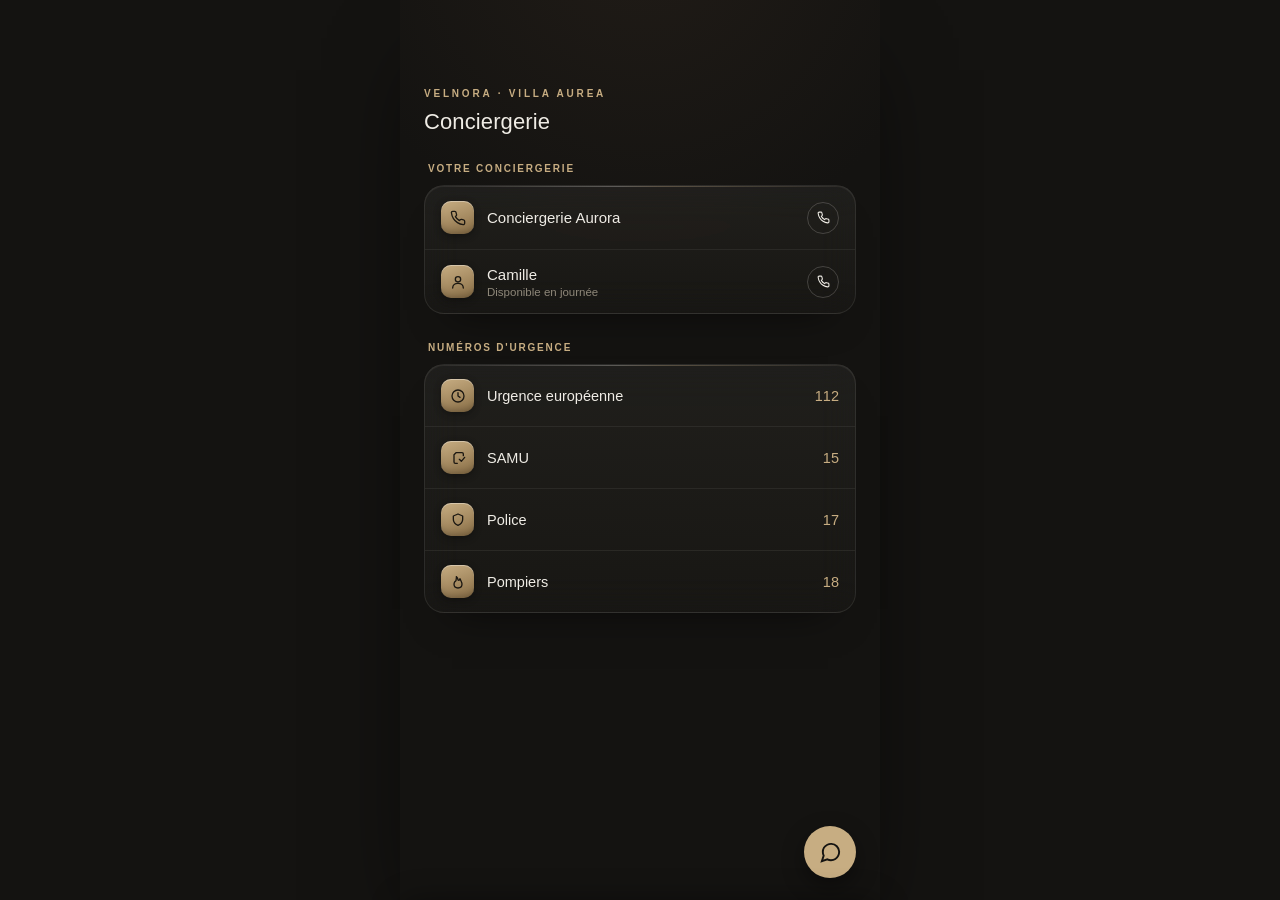
<file: screens/04-contacts-utiles.html>
<!DOCTYPE html>
<html lang="fr">
<head>
<meta charset="UTF-8">
<style>html{background:#211c17}</style>
<meta name="viewport" content="width=device-width, initial-scale=1, viewport-fit=cover">
<title>Velnora — Villa Aurea — Conciergerie</title>
<link rel="stylesheet" href="../css/velnora-shared.css">
<link rel="apple-touch-icon" href="../assets/icon-180.png">
<link rel="icon" href="../assets/favicon-32.png">
<meta name="theme-color" content="#211c17">
<style>
  .device{background:radial-gradient(120% 70% at 50% -10%, #211c17 0%, var(--ink) 55%);}
  .contact-row{display:flex;align-items:center;gap:13px;padding:15px 16px;cursor:pointer;}
  .contact-row + .contact-row{border-top:1px solid rgba(239,236,229,.07);}
  .contact-row .txt{flex:1;min-width:0;}
  .contact-row .nm{font-family:var(--font-body);font-size:15px;font-weight:400;color:var(--paper);}
  .contact-row .av{font-family:var(--font-body);font-size:11.5px;font-weight:300;color:var(--stone-dim);margin-top:3px;}
  .contact-row .call{width:32px;height:32px;border-radius:50%;border:1px solid rgba(239,236,229,.2);display:flex;align-items:center;justify-content:center;flex-shrink:0;transition:background-color var(--duration-micro) var(--ease-signature), border-color var(--duration-micro) var(--ease-signature);}
  .contact-row .call svg{width:13px;height:13px;color:var(--paper);}
  .contact-row:active .call{background:var(--brass-light);border-color:var(--brass-light);}
  .contact-row:active .call svg{color:var(--ink);}
  .contact-row:active{transform:scale(.985);transition:transform 110ms var(--ease-signature);}
  @media (hover:hover) and (pointer:fine){ .contact-row:active{transform:none;} }
  .emergency-row{display:flex;align-items:center;gap:13px;padding:14px 16px;font-family:var(--font-body);font-size:14.5px;font-weight:400;color:var(--paper);cursor:pointer;}
  .emergency-row + .emergency-row{border-top:1px solid rgba(239,236,229,.07);}
  .emergency-row .txt{flex:1;min-width:0;}
  .emergency-row .num{font-family:var(--font-display);font-weight:500;color:var(--brass-light);font-variant-numeric:tabular-nums;}
</style>
</head>
<body>

<div class="device">
  <div class="scroll-area" id="scroll">
    <div class="back-affordance" id="back" onclick="location.href='01-accueil.html'"><svg viewBox="0 0 24 24" fill="none" stroke="currentColor" stroke-width="2"><path d="M15 5 L8 12 L15 19"/></svg>Accueil</div>

    <div class="page-head">
      <div class="page-col">
        <div class="screen-eyebrow enter">Velnora · Villa Aurea</div>
        <h1 class="screen-title enter enter-1">Conciergerie</h1>

        <div class="glass-group-label enter enter-2">Votre conciergerie</div>
        <div class="glass-group enter enter-2">
          <a class="contact-row" href="tel:+33450551237" style="text-decoration:none;">
            <div class="glass-icon"><svg viewBox="0 0 24 24" fill="none" stroke="currentColor" stroke-width="2"><path d="M22 16.92v3a2 2 0 0 1-2.18 2 19.79 19.79 0 0 1-8.63-3.07 19.5 19.5 0 0 1-6-6 19.79 19.79 0 0 1-3.07-8.67A2 2 0 0 1 4.11 2h3a2 2 0 0 1 2 1.72c.13.96.36 1.9.68 2.81a2 2 0 0 1-.45 2.11L8.09 9.91a16 16 0 0 0 6 6l1.27-1.27a2 2 0 0 1 2.11-.45c.91.32 1.85.55 2.81.68A2 2 0 0 1 22 16.92z"/></svg></div>
            <div class="txt"><div class="nm">Conciergerie Aurora</div></div>
            <div class="call"><svg viewBox="0 0 24 24" fill="none" stroke="currentColor" stroke-width="2"><path d="M22 16.92v3a2 2 0 0 1-2.18 2 19.79 19.79 0 0 1-8.63-3.07 19.5 19.5 0 0 1-6-6 19.79 19.79 0 0 1-3.07-8.67A2 2 0 0 1 4.11 2h3a2 2 0 0 1 2 1.72c.13.96.36 1.9.68 2.81a2 2 0 0 1-.45 2.11L8.09 9.91a16 16 0 0 0 6 6l1.27-1.27a2 2 0 0 1 2.11-.45c.91.32 1.85.55 2.81.68A2 2 0 0 1 22 16.92z"/></svg></div>
          </a>
          <a class="contact-row" href="tel:+33647821590" style="text-decoration:none;">
            <div class="glass-icon"><svg viewBox="0 0 24 24" fill="none" stroke="currentColor" stroke-width="2"><circle cx="12" cy="8" r="4"/><path d="M4 21c0-4.4 3.6-7 8-7s8 2.6 8 7"/></svg></div>
            <div class="txt"><div class="nm">Camille</div><div class="av">Disponible en journée</div></div>
            <div class="call"><svg viewBox="0 0 24 24" fill="none" stroke="currentColor" stroke-width="2"><path d="M22 16.92v3a2 2 0 0 1-2.18 2 19.79 19.79 0 0 1-8.63-3.07 19.5 19.5 0 0 1-6-6 19.79 19.79 0 0 1-3.07-8.67A2 2 0 0 1 4.11 2h3a2 2 0 0 1 2 1.72c.13.96.36 1.9.68 2.81a2 2 0 0 1-.45 2.11L8.09 9.91a16 16 0 0 0 6 6l1.27-1.27a2 2 0 0 1 2.11-.45c.91.32 1.85.55 2.81.68A2 2 0 0 1 22 16.92z"/></svg></div>
          </a>
        </div>

        <div class="glass-group-label enter enter-4">Numéros d'urgence</div>
        <div class="glass-group enter enter-4">
          <a class="emergency-row" href="tel:112" style="text-decoration:none;">
            <div class="glass-icon"><svg viewBox="0 0 24 24" fill="none" stroke="currentColor" stroke-width="2"><circle cx="12" cy="12" r="9"/><path d="M12 7v5l3 2"/></svg></div>
            <div class="txt">Urgence européenne</div><span class="num">112</span>
          </a>
          <a class="emergency-row" href="tel:15" style="text-decoration:none;">
            <div class="glass-icon"><svg viewBox="0 0 24 24" fill="none" stroke="currentColor" stroke-width="2"><path d="M20 8.5V6a2 2 0 0 0-2-2H9L6 7v11a2 2 0 0 0 2 2h3M14 14l3 3 5-6"/></svg></div>
            <div class="txt">SAMU</div><span class="num">15</span>
          </a>
          <a class="emergency-row" href="tel:17" style="text-decoration:none;">
            <div class="glass-icon"><svg viewBox="0 0 24 24" fill="none" stroke="currentColor" stroke-width="2"><path d="M12 3l7 3v5c0 4.5-3 7.5-7 9-4-1.5-7-4.5-7-9V6l7-3z"/></svg></div>
            <div class="txt">Police</div><span class="num">17</span>
          </a>
          <a class="emergency-row" href="tel:18" style="text-decoration:none;">
            <div class="glass-icon"><svg viewBox="0 0 24 24" fill="none" stroke="currentColor" stroke-width="2"><path d="M12 21c3.3 0 6-2.4 6-6 0-3-2-5-3-8-.6 2-1.8 3-3 2 0-2-1-4-2.5-5C10 6 9 8 9 10c-1.6 1-3 3-3 5 0 3.6 2.7 6 6 6z"/></svg></div>
            <div class="txt">Pompiers</div><span class="num">18</span>
          </a>
        </div>
      </div>
    </div>
  </div>
</div>

<script src="../js/velnora-shared.js"></script>
<script>
  initAssistant();
  initBackAffordance();
</script>

</body>
</html>
</file>
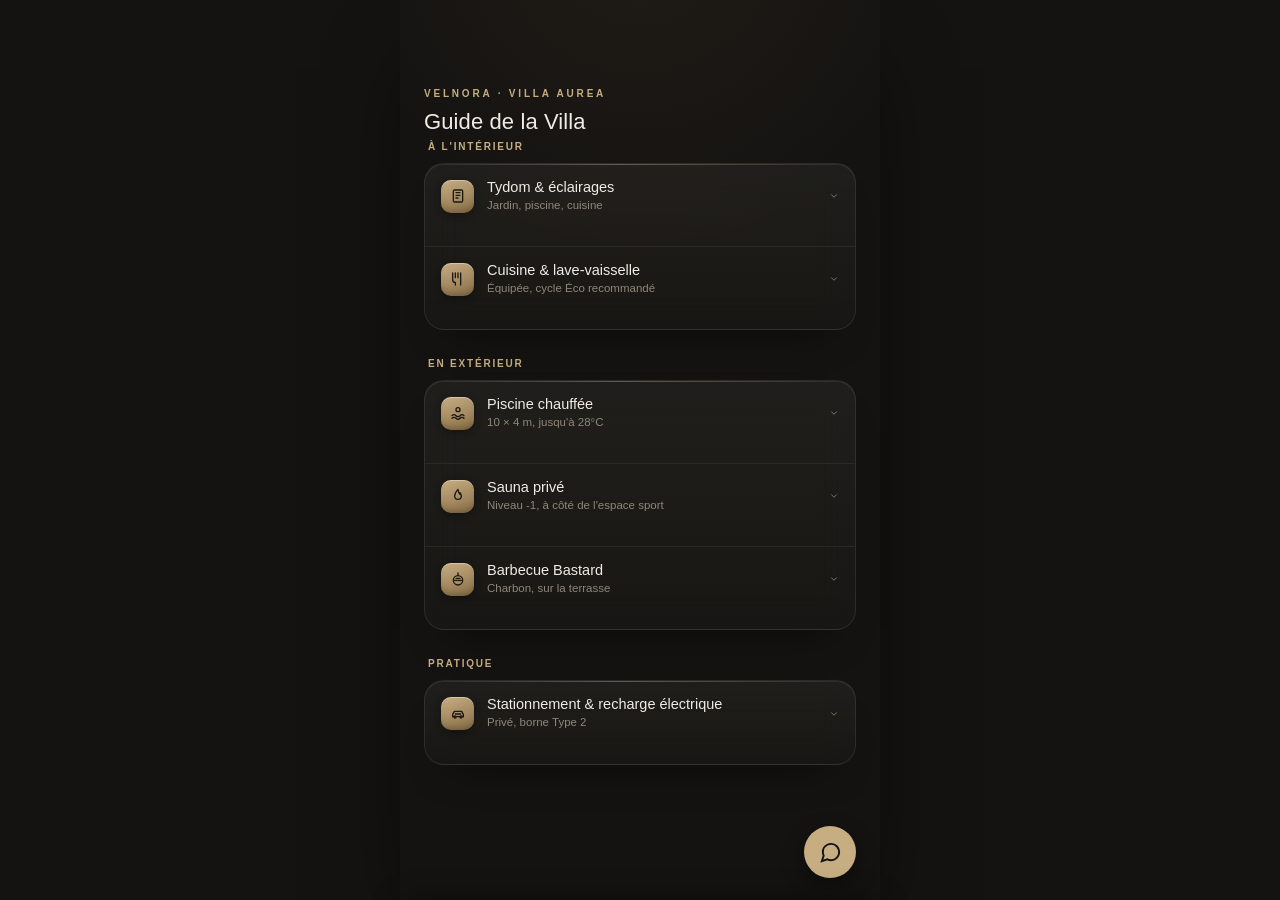
<file: screens/05-guide-pratique.html>
<!DOCTYPE html>
<html lang="fr">
<head>
<meta charset="UTF-8">
<style>html{background:#211c17}</style>
<meta name="viewport" content="width=device-width, initial-scale=1, viewport-fit=cover">
<title>Velnora — Villa Aurea — Guide de la Villa</title>
<link rel="stylesheet" href="../css/velnora-shared.css">
<link rel="apple-touch-icon" href="../assets/icon-180.png">
<link rel="icon" href="../assets/favicon-32.png">
<meta name="theme-color" content="#211c17">
<style>
  .device{background:radial-gradient(120% 70% at 50% -10%, #211c17 0%, var(--ink) 55%);}
</style>
</head>
<body>

<div class="device">
  <div class="scroll-area" id="scroll">
    <div class="back-affordance" id="back" onclick="location.href='01-accueil.html'"><svg viewBox="0 0 24 24" fill="none" stroke="currentColor" stroke-width="2"><path d="M15 5 L8 12 L15 19"/></svg>Accueil</div>

    <div class="page-head">
      <div class="page-col">
        <div class="screen-eyebrow enter">Velnora · Villa Aurea</div>
        <h1 class="screen-title enter enter-1">Guide de la Villa</h1>

        <div style="margin-top:6px;" class="enter enter-2">

          <div class="glass-group-label">À l'intérieur</div>
          <div class="glass-group">
            <div class="acc-item">
              <div class="glass-row" onclick="toggleAccordion(this)">
                <div class="glass-icon"><svg viewBox="0 0 24 24" fill="none" stroke="currentColor" stroke-width="2"><rect x="5" y="3" width="14" height="18" rx="2"/><path d="M9 7h6M9 11h6M9 15h3"/></svg></div>
                <div class="gr-txt"><div class="gr-ttl">Tydom &amp; éclairages</div><div class="gr-sub">Jardin, piscine, cuisine</div></div>
                <svg class="glass-chev" viewBox="0 0 24 24" fill="none" stroke="currentColor" stroke-width="2"><path d="M6 9l6 6 6-6"/></svg>
              </div>
              <div class="acc-body"><div class="acc-body-in">La tablette murale de l'entrée pilote une partie des éclairages — jardin, piscine, porche, rampe du garage — ainsi que quelques points lumineux de la cuisine. Le reste de la villa s'allume simplement à l'interrupteur, pièce par pièce.</div></div>
            </div>
            <div class="acc-item">
              <div class="glass-row" onclick="toggleAccordion(this)">
                <div class="glass-icon"><svg viewBox="0 0 24 24" fill="none" stroke="currentColor" stroke-width="2"><path d="M4 3v10a4 4 0 0 0 4 4v4M8 3v7M12 3v7M16 3v18"/></svg></div>
                <div class="gr-txt"><div class="gr-ttl">Cuisine &amp; lave-vaisselle</div><div class="gr-sub">Équipée, cycle Éco recommandé</div></div>
                <svg class="glass-chev" viewBox="0 0 24 24" fill="none" stroke="currentColor" stroke-width="2"><path d="M6 9l6 6 6-6"/></svg>
              </div>
              <div class="acc-body"><div class="acc-body-in">La cuisine est entièrement équipée, de la cafetière expresso au grille-pain. Le lave-vaisselle se trouve sous le plan de travail central ; le cycle Éco suffit largement pour un usage quotidien et reste le plus silencieux en soirée.</div></div>
            </div>
          </div>

          <div class="glass-group-label">En extérieur</div>
          <div class="glass-group">
            <div class="acc-item">
              <div class="glass-row" onclick="toggleAccordion(this)">
                <div class="glass-icon"><svg viewBox="0 0 24 24" fill="none" stroke="currentColor" stroke-width="2"><path d="M3 16c2-2 4-2 6 0s4 2 6 0 4-2 6 0M3 20c2-2 4-2 6 0s4 2 6 0 4-2 6 0"/><circle cx="12" cy="7" r="3"/></svg></div>
                <div class="gr-txt"><div class="gr-ttl">Piscine chauffée</div><div class="gr-sub">10 × 4 m, jusqu'à 28°C</div></div>
                <svg class="glass-chev" viewBox="0 0 24 24" fill="none" stroke="currentColor" stroke-width="2"><path d="M6 9l6 6 6-6"/></svg>
              </div>
              <div class="acc-body"><div class="acc-body-in">La piscine (10 × 4 m) est chauffée à 28°C de mai à septembre, parfois dès fin avril si la météo le permet. La pompe à chaleur suit la température extérieure : par une journée plus fraîche, l'eau reste en dessous de cet objectif — c'est normal, pas un défaut. Le local technique, au niveau -1, est entretenu par notre équipe pendant votre séjour.</div></div>
            </div>
            <div class="acc-item">
              <div class="glass-row" onclick="toggleAccordion(this)">
                <div class="glass-icon"><svg viewBox="0 0 24 24" fill="none" stroke="currentColor" stroke-width="2"><path d="M12 2s-5 5.5-5 10a5 5 0 0 0 10 0c0-2-1-3.5-2-5 .3 1 .3 2-.2 2.5C13.6 8 12 6 12 2z"/></svg></div>
                <div class="gr-txt"><div class="gr-ttl">Sauna privé</div><div class="gr-sub">Niveau -1, à côté de l'espace sport</div></div>
                <svg class="glass-chev" viewBox="0 0 24 24" fill="none" stroke="currentColor" stroke-width="2"><path d="M6 9l6 6 6-6"/></svg>
              </div>
              <div class="acc-body"><div class="acc-body-in">Le sauna se trouve au niveau -1, à côté de l'espace sport. Comptez quinze à vingt minutes par séance, en vous hydratant bien avant et après. Par précaution, évitez de l'utiliser seul en cas de doute sur votre condition physique.</div></div>
            </div>
            <div class="acc-item">
              <div class="glass-row" onclick="toggleAccordion(this)">
                <div class="glass-icon"><svg viewBox="0 0 24 24" fill="none" stroke="currentColor" stroke-width="2"><circle cx="12" cy="14" r="7"/><path d="M7 14h10M9 11h6M12 3v4"/></svg></div>
                <div class="gr-txt"><div class="gr-ttl">Barbecue Bastard</div><div class="gr-sub">Charbon, sur la terrasse</div></div>
                <svg class="glass-chev" viewBox="0 0 24 24" fill="none" stroke="currentColor" stroke-width="2"><path d="M6 9l6 6 6-6"/></svg>
              </div>
              <div class="acc-body"><div class="acc-body-in">Notre barbecue Bastard, sur la terrasse, fonctionne au charbon — un sac plein et des brochettes vous attendent à côté. Laissez la braise monter en température une bonne vingtaine de minutes avant de cuisiner, et laissez-le refroidir complètement avant de le refermer.</div></div>
            </div>
          </div>

          <div class="glass-group-label">Pratique</div>
          <div class="glass-group">
            <div class="acc-item">
              <div class="glass-row" onclick="toggleAccordion(this)">
                <div class="glass-icon"><svg viewBox="0 0 24 24" fill="none" stroke="currentColor" stroke-width="2"><path d="M4 16v-3.5L6.5 8h11L20 12.5V16"/><path d="M4 16h16M8 12h8"/><circle cx="7.5" cy="16.5" r="1.6"/><circle cx="16.5" cy="16.5" r="1.6"/></svg></div>
                <div class="gr-txt"><div class="gr-ttl">Stationnement &amp; recharge électrique</div><div class="gr-sub">Privé, borne Type 2</div></div>
                <svg class="glass-chev" viewBox="0 0 24 24" fill="none" stroke="currentColor" stroke-width="2"><path d="M6 9l6 6 6-6"/></svg>
              </div>
              <div class="acc-body"><div class="acc-body-in">Le stationnement est gratuit et privé, sur l'allée devant la villa. Une borne de recharge (prise Type 2) est installée près du garage, libre d'utilisation pendant tout votre séjour.</div></div>
            </div>
          </div>

        </div>
      </div>
    </div>
  </div>
</div>

<script src="../js/velnora-shared.js"></script>
<script>
  initAssistant();
  initBackAffordance();
</script>

</body>
</html>
</file>
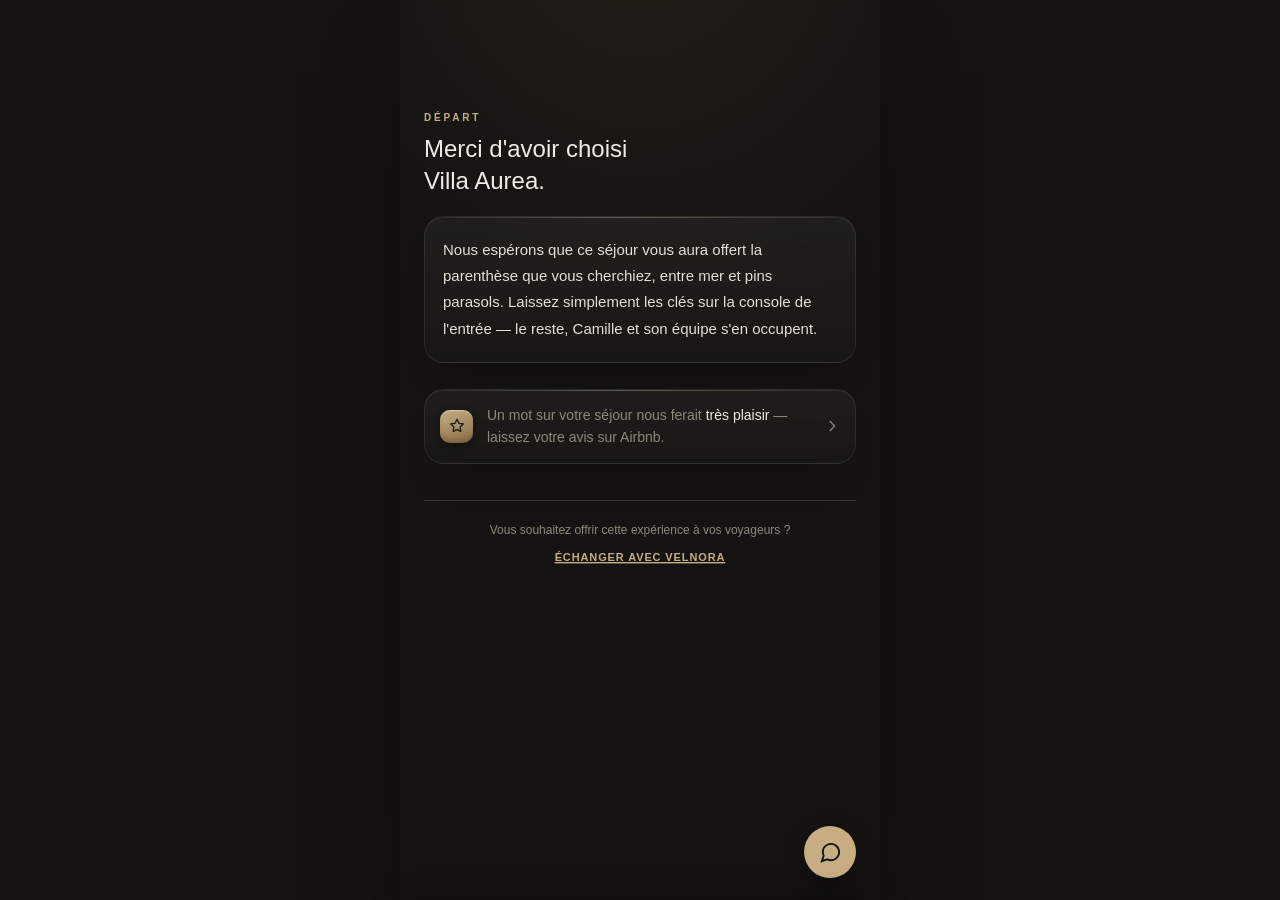
<file: screens/08-depart.html>
<!DOCTYPE html>
<html lang="fr">
<head>
<meta charset="UTF-8">
<style>html{background:#241f18}</style>
<meta name="viewport" content="width=device-width, initial-scale=1, viewport-fit=cover">
<title>Velnora — Villa Aurea — Départ</title>
<link rel="stylesheet" href="../css/velnora-shared.css">
<link rel="apple-touch-icon" href="../assets/icon-180.png">
<link rel="icon" href="../assets/favicon-32.png">
<meta name="theme-color" content="#241f18">
<style>
  .device{background:radial-gradient(120% 70% at 50% -10%, #241f18 0%, var(--ink) 60%);}
  .thanks{font-family:var(--font-display);font-weight:500;font-size:24px;line-height:1.35;color:var(--paper);margin:0 0 18px;}
  .recap{font-family:var(--font-body);font-size:15px;font-weight:300;line-height:1.75;color:var(--paper-2);padding:20px 18px;margin-bottom:26px;}
  .review{display:flex;align-items:center;gap:14px;padding:14px 15px;cursor:pointer;}
  .review .txt{flex:1;min-width:0;font-family:var(--font-body);font-size:14px;font-weight:300;color:var(--stone-dim);line-height:1.6;}
  .review .txt b{color:var(--paper);font-weight:400;}
  .review .chev{width:16px;height:16px;flex-shrink:0;color:var(--stone-dim);}
  .owner-note{margin-top:36px;padding-top:22px;border-top:1px solid var(--hair);text-align:center;}
  .owner-note p{font-family:var(--font-body);font-size:12px;font-weight:300;color:var(--stone-dim);margin:0 0 10px;}
  .page-head{padding-bottom:calc(env(safe-area-inset-bottom,0px) + 64px);}
</style>
</head>
<body>

<div class="device">
  <div class="scroll-area" id="scroll">
    <div class="back-affordance" id="back" onclick="location.href='01-accueil.html'"><svg viewBox="0 0 24 24" fill="none" stroke="currentColor" stroke-width="2"><path d="M15 5 L8 12 L15 19"/></svg>Accueil</div>

    <div class="page-head" style="padding-top:112px;">
      <div class="page-col">
        <div class="screen-eyebrow enter">Départ</div>
        <div class="thanks enter enter-1">Merci d'avoir choisi<br>Villa Aurea.</div>

        <div class="recap glass-group enter enter-2">Nous espérons que ce séjour vous aura offert la parenthèse que vous cherchiez, entre mer et pins parasols. Laissez simplement les clés sur la console de l'entrée — le reste, Camille et son équipe s'en occupent.</div>

        <a class="review glass-group enter enter-3" href="https://www.airbnb.fr/trips/v1" target="_blank" rel="noopener" style="text-decoration:none;">
          <div class="glass-icon"><svg viewBox="0 0 24 24" fill="none" stroke="currentColor" stroke-width="2"><path d="M12 17.3 6.2 20l1.1-6.5L2.6 9l6.5-1L12 2l2.9 6 6.5 1-4.7 4.5 1.1 6.5z"/></svg></div>
          <div class="txt">Un mot sur votre séjour nous ferait <b>très plaisir</b> — laissez votre avis sur Airbnb.</div>
          <svg class="chev" viewBox="0 0 24 24" fill="none" stroke="currentColor" stroke-width="2"><path d="M9 5l7 7-7 7"/></svg>
        </a>

        <div class="owner-note enter enter-4">
          <p>Vous souhaitez offrir cette expérience à vos voyageurs ?</p>
          <a class="vln-btn-ghost" href="mailto:arthur.mousnier@gmail.com?subject=D%C3%A9couverte%20de%20Velnora&body=Bonjour%2C%0A%0AJe%20souhaiterais%20%C3%A9changer%20avec%20vous%20concernant%20Velnora%20afin%20d%27%C3%A9tudier%20la%20mise%20en%20place%20de%20cette%20exp%C3%A9rience%20digitale%20pour%20ma%20propri%C3%A9t%C3%A9.%0A%0ANom%20%3A%20%0AT%C3%A9l%C3%A9phone%20%3A%20%0ALien%20Airbnb%20%3A%20%0A%0ABien%20cordialement%2C">Échanger avec Velnora</a>
        </div>
      </div>
    </div>
  </div>
</div>

<script src="../js/velnora-shared.js"></script>
<script>
  initAssistant();
  // Écran court — back-affordance reste fixe, pas de recul au défilement.

  // Mot de fin personnalisé — seul autre rappel du prénom dans le
  // parcours (le premier étant l'Accueil) : un bonjour et un au revoir,
  // pas une signature répétée sur chaque écran. Repli silencieux sur le
  // texte par défaut si l'information n'est pas disponible.
  (function personalizeFarewell(){
    let guest = null;
    try{ guest = JSON.parse(localStorage.getItem('velnoraGuest') || 'null'); }catch(e){}
    if (!guest || !guest.firstName) return;
    const name = guest.firstName.trim();
    const el = document.querySelector('.thanks');
    if (el && name){
      el.innerHTML = 'Merci d\'avoir choisi<br>Villa Aurea, ' + name.charAt(0).toUpperCase() + name.slice(1) + '.';
    }
  })();
</script>

</body>
</html>
</file>
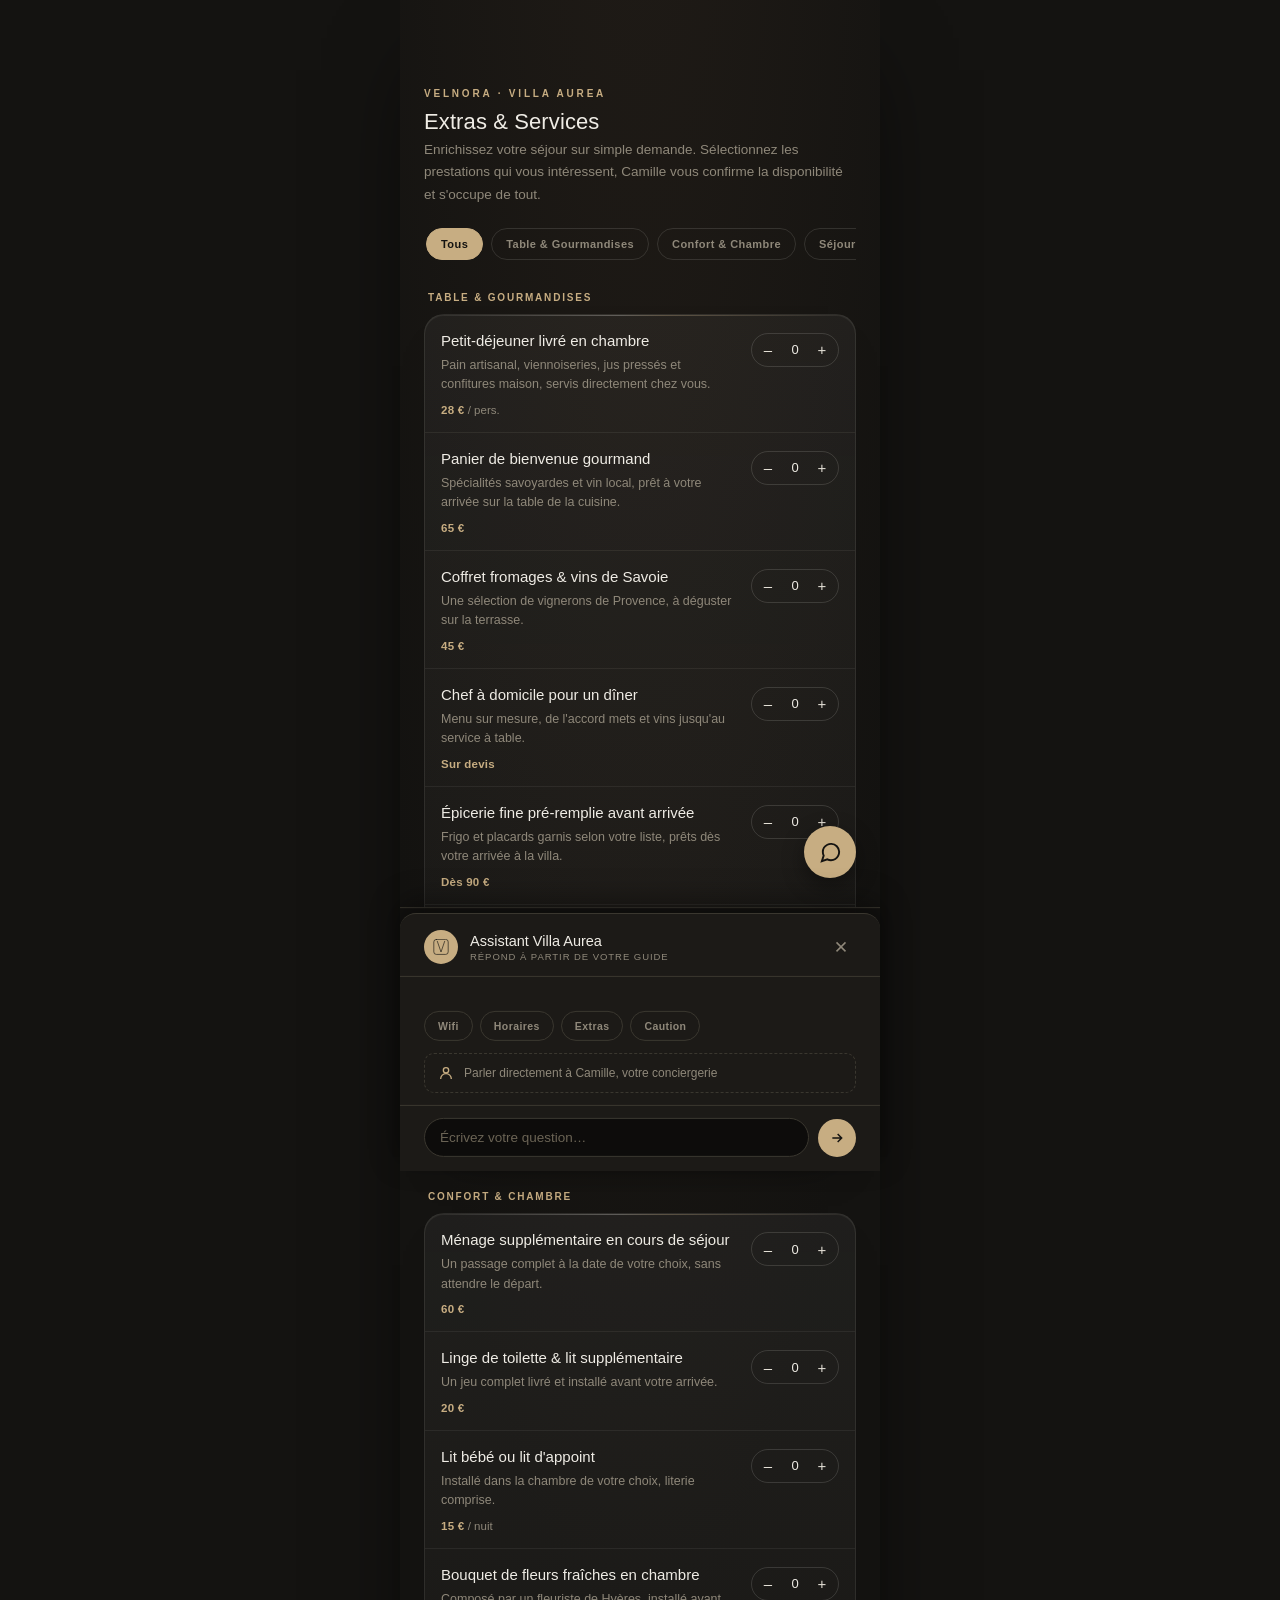
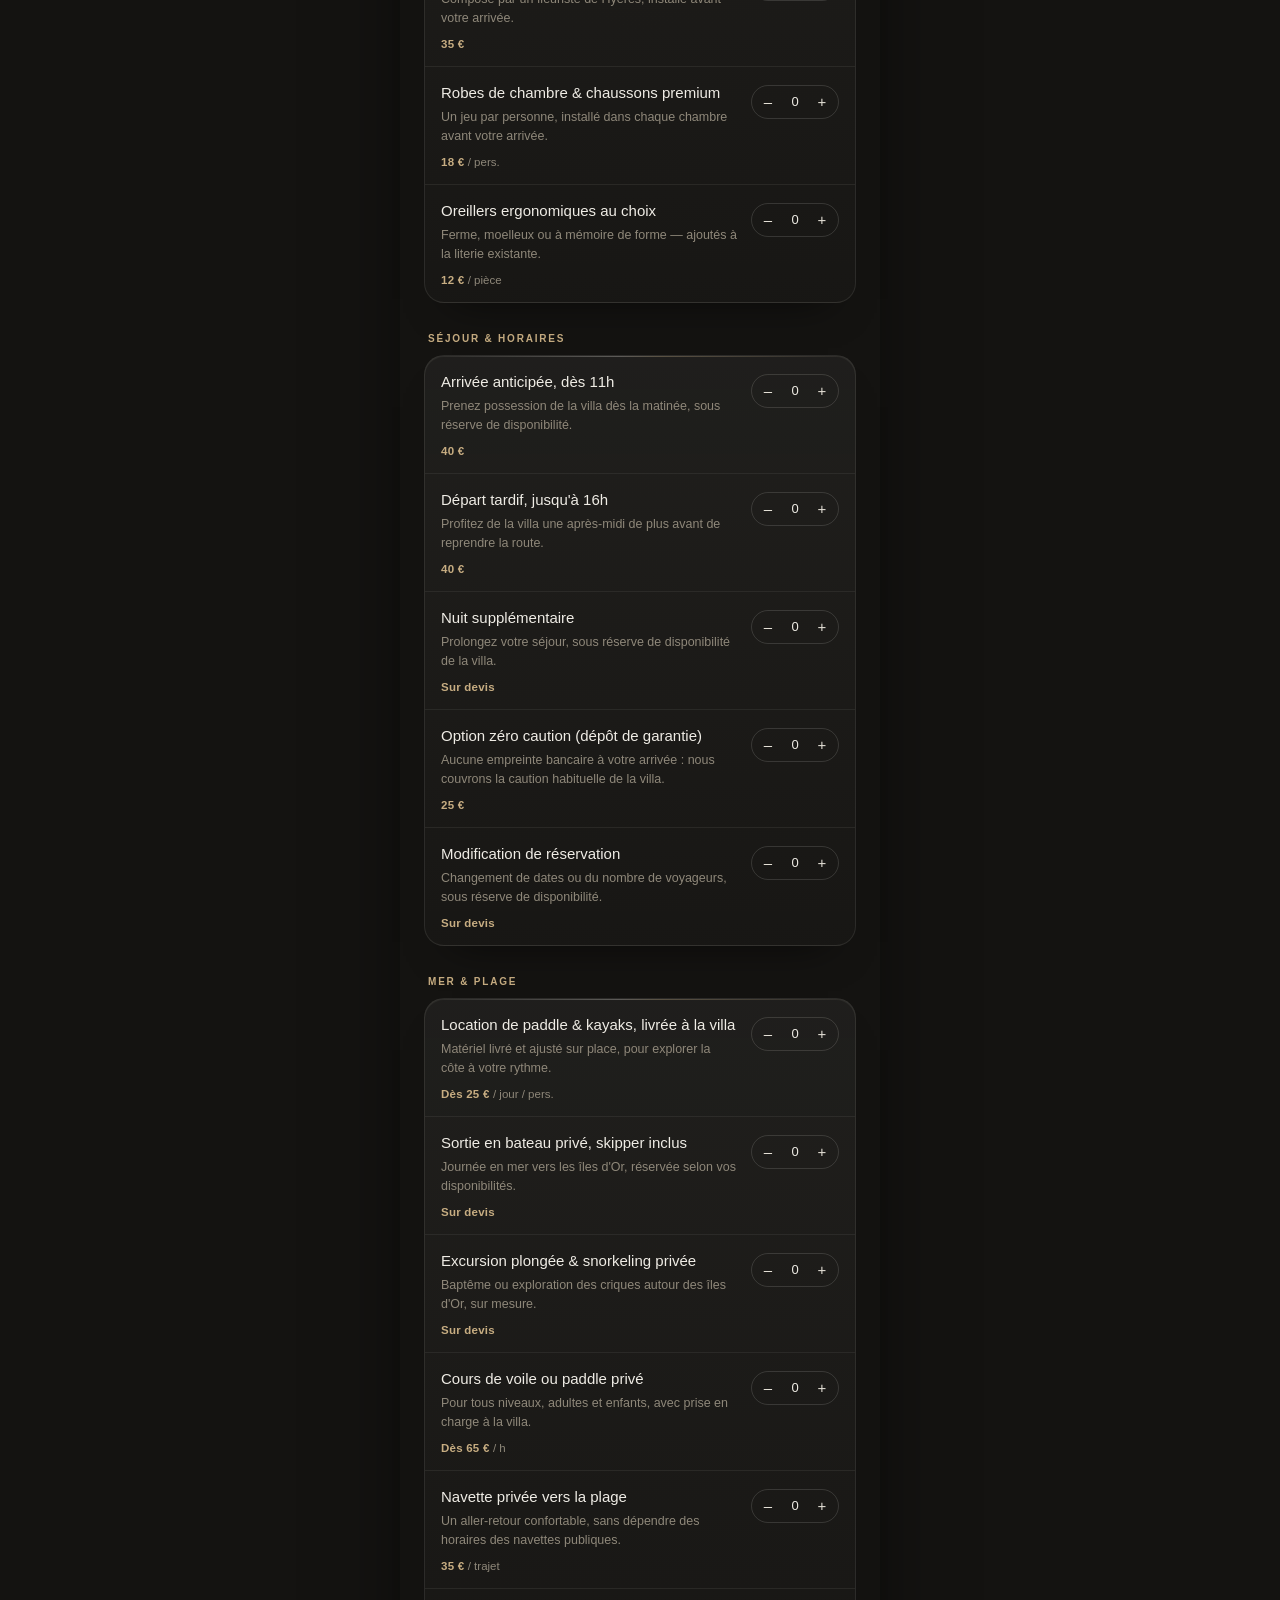
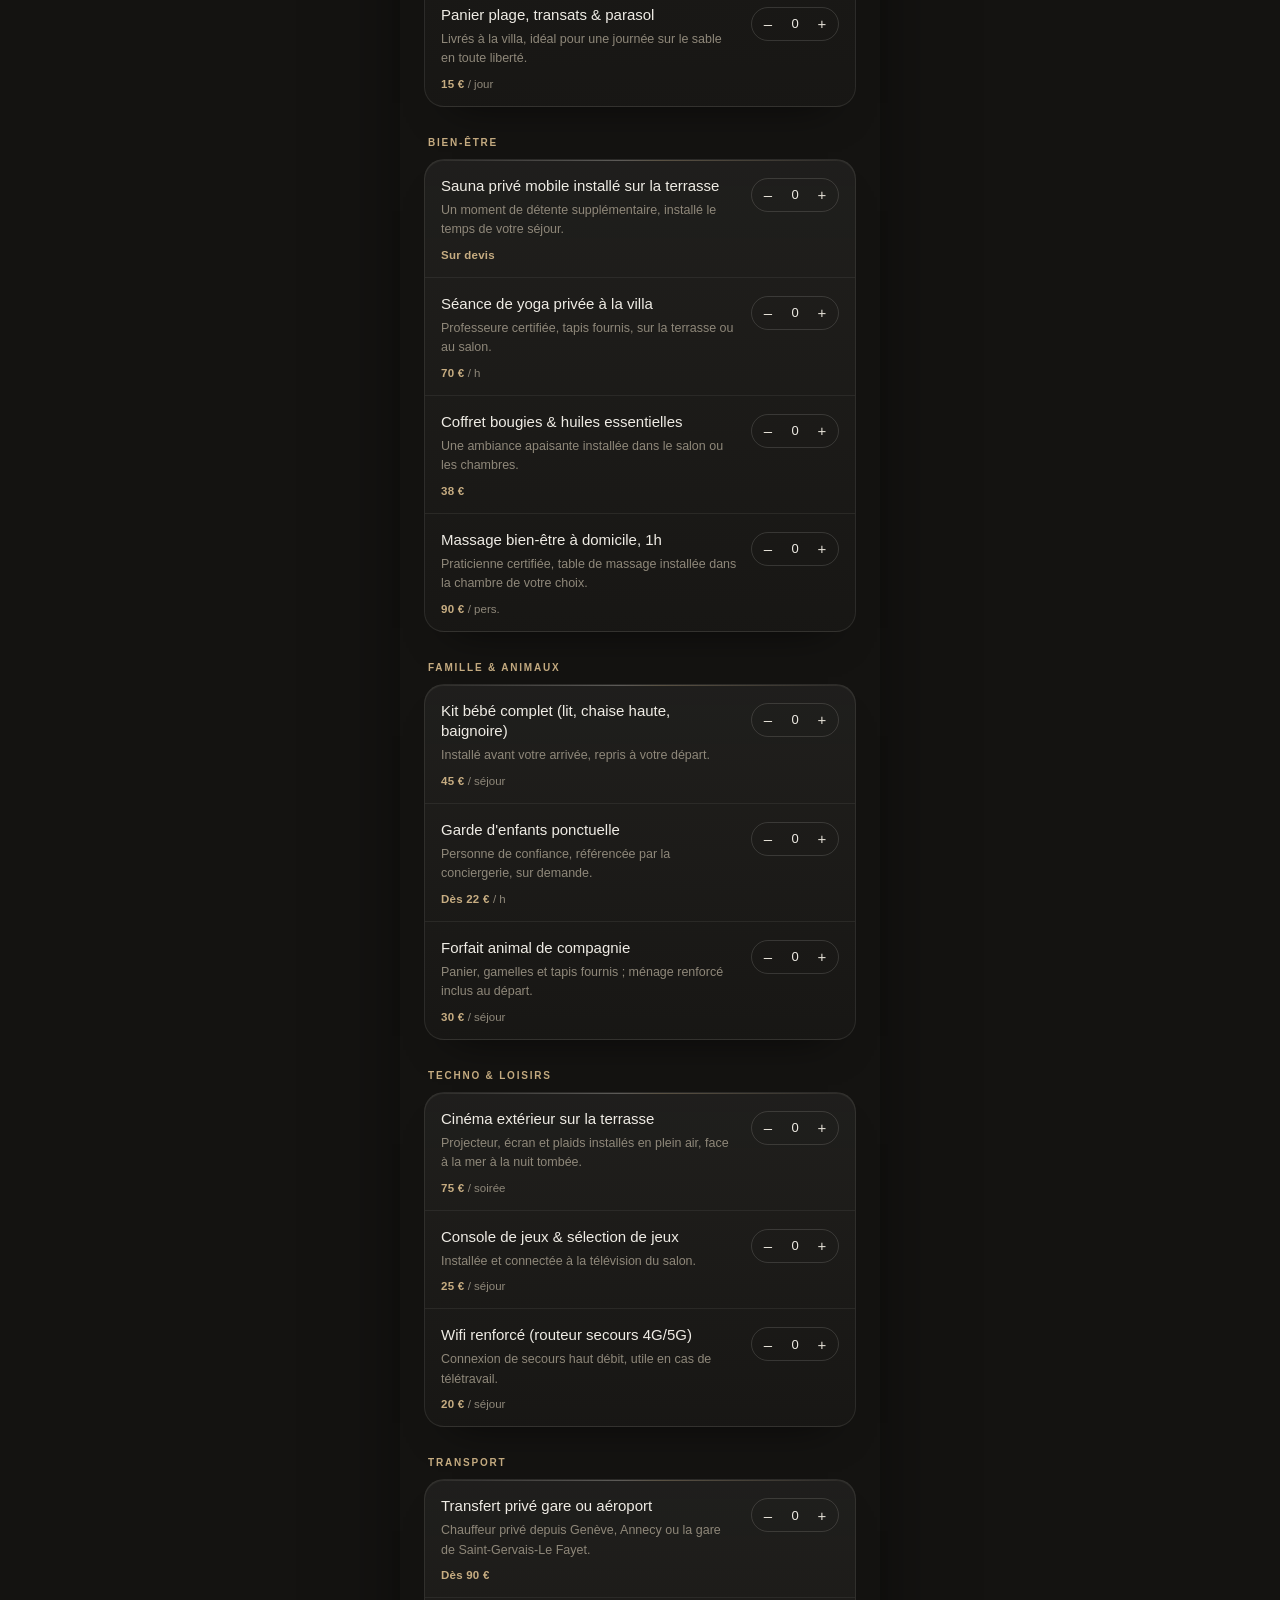
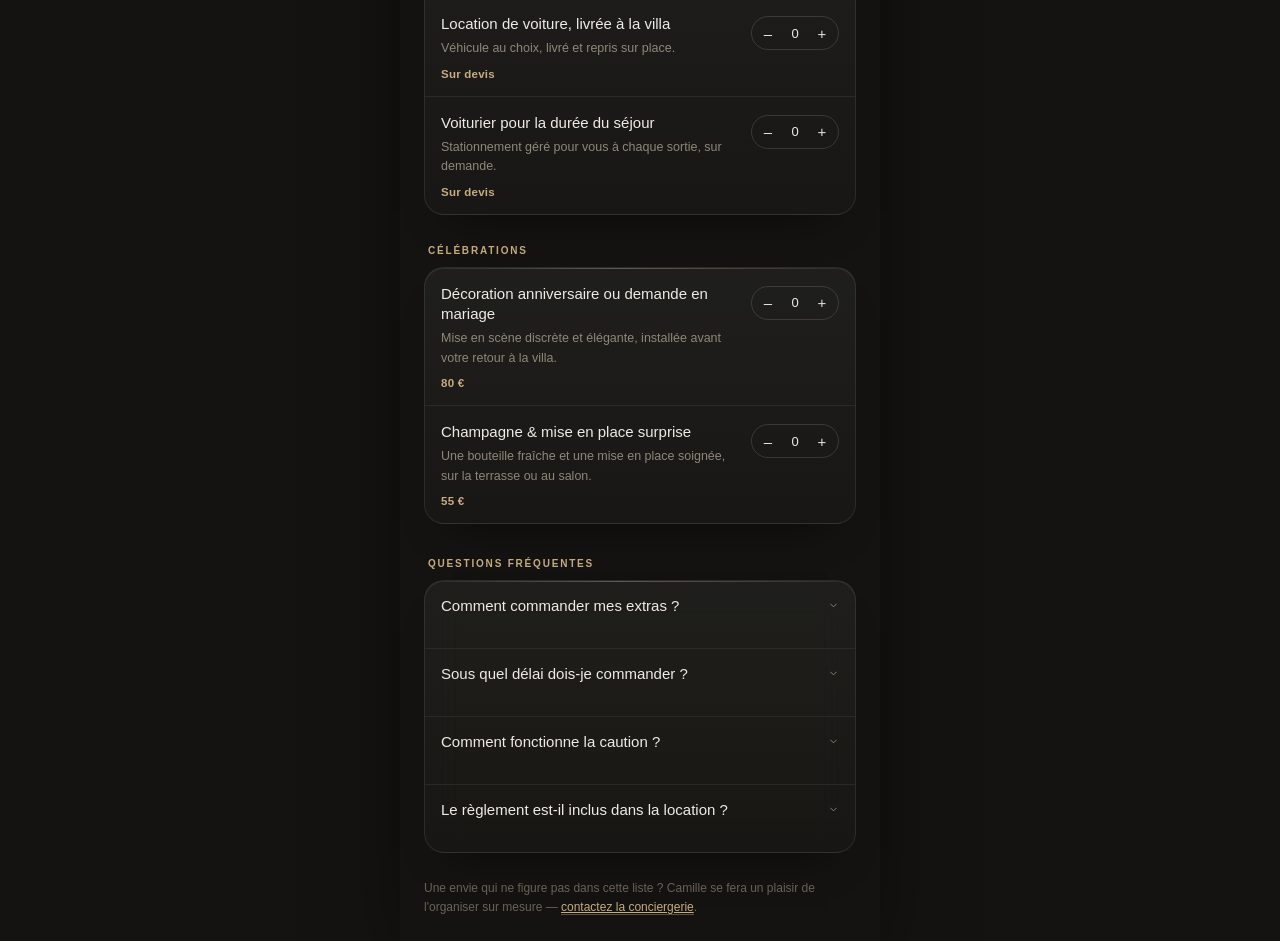
<file: screens/09-extras.html>
<!DOCTYPE html>
<html lang="fr">
<head>
<meta charset="UTF-8">
<style>html{background:#211c17}</style>
<meta name="viewport" content="width=device-width, initial-scale=1, viewport-fit=cover">
<title>Velnora — Villa Aurea — Extras &amp; Services</title>
<link rel="stylesheet" href="../css/velnora-shared.css">
<link rel="apple-touch-icon" href="../assets/icon-180.png">
<link rel="icon" href="../assets/favicon-32.png">
<meta name="theme-color" content="#211c17">
<style>
  .device{background:radial-gradient(120% 70% at 50% -10%, #211c17 0%, var(--ink) 55%);}

  .x-intro{font-family:var(--font-body);font-size:13.5px;font-weight:300;line-height:1.65;color:var(--stone-dim);max-width:520px;margin:0 0 6px;}

  /* ---- onglets catégories (chips arrondis) ---- */
  .x-tabs{display:flex;gap:8px;overflow-x:auto;scrollbar-width:none;padding:2px 2px 6px;margin-top:20px;}
  .x-tabs::-webkit-scrollbar{display:none;}
  .x-tab{flex-shrink:0;font-family:var(--font-display);font-size:11px;font-weight:600;letter-spacing:.04em;color:var(--stone-dim);padding:9px 14px;border:1px solid rgba(239,236,229,.13);border-radius:20px;cursor:pointer;white-space:nowrap;transition:color var(--duration-micro) var(--ease-signature),background-color var(--duration-micro) var(--ease-signature),border-color var(--duration-micro) var(--ease-signature);}
  .x-tab.active{color:var(--ink);background:var(--brass-light);border-color:var(--brass-light);}

  .x-group-title{margin:30px 4px 11px !important;}
  .x-group-title:first-of-type{margin-top:26px !important;}

  /* ---- carte extra ---- */
  .x-card{display:flex;align-items:flex-start;gap:14px;padding:16px;}
  .x-card + .x-card{border-top:1px solid rgba(239,236,229,.07);}
  .x-info{flex:1;min-width:0;}
  .x-name{font-family:var(--font-body);font-size:15px;font-weight:400;color:var(--paper);line-height:1.35;}
  .x-desc{font-family:var(--font-body);font-size:12.5px;font-weight:300;color:var(--stone-dim);line-height:1.55;margin-top:5px;max-width:400px;}
  .x-price{font-family:var(--font-display);font-size:11.5px;font-weight:600;color:var(--brass-light);margin-top:9px;letter-spacing:.02em;}
  .x-price .unit{font-family:var(--font-body);font-weight:300;color:var(--stone-dim);text-transform:none;letter-spacing:0;}

  .x-stepper{display:flex;align-items:center;gap:0;flex-shrink:0;border:1px solid rgba(239,236,229,.14);border-radius:20px;height:34px;margin-top:2px;overflow:hidden;}
  .x-stepper button{width:32px;height:32px;background:transparent;border:0;color:var(--paper-2);font-family:var(--font-display);font-size:15px;cursor:pointer;display:flex;align-items:center;justify-content:center;line-height:1;}
  .x-stepper button:active{color:var(--ink);background:var(--brass-light);}
  .x-stepper .x-qty-val{width:22px;text-align:center;font-family:var(--font-display);font-size:13px;color:var(--paper);font-variant-numeric:tabular-nums;}

  /* ---- barre panier fixe ---- */
  .x-cart-bar{position:fixed;left:0;right:0;bottom:0;z-index:15;padding:14px var(--space-5) calc(env(safe-area-inset-bottom,0px) + 14px);background:rgba(20,19,17,.92);backdrop-filter:blur(14px);-webkit-backdrop-filter:blur(14px);border-top:1px solid var(--hair);display:flex;align-items:center;justify-content:space-between;gap:14px;transform:translateY(110%);transition:transform 420ms var(--ease-signature);}
  .x-cart-bar.show{transform:translateY(0);}
  @media (min-width:720px){ .x-cart-bar{left:50%;margin-left:-240px;width:100%;max-width:480px;} }
  .x-cart-txt{min-width:0;}
  .x-cart-count{font-family:var(--font-display);font-size:10px;letter-spacing:.1em;text-transform:uppercase;color:var(--stone-dim);}
  .x-cart-total{font-family:var(--font-body);font-size:15.5px;color:var(--paper);margin-top:2px;}
  .x-cart-btn{background:var(--brass-light);color:var(--ink);border:0;font-family:var(--font-display);font-size:11.5px;font-weight:600;letter-spacing:.06em;text-transform:uppercase;padding:0 18px;height:42px;border-radius:20px;cursor:pointer;white-space:nowrap;flex-shrink:0;}
  .x-cart-btn:active{opacity:.85;}

  .x-faq-note{font-family:var(--font-body);font-size:12px;font-weight:300;color:var(--guide);line-height:1.6;margin-top:26px;max-width:480px;}

  body.vln-cart-open .vln-fab{bottom:calc(env(safe-area-inset-bottom,0px) + 92px);}
</style>
</head>
<body>

<div class="device">
  <div class="scroll-area" id="scroll">
    <div class="back-affordance" id="back" onclick="location.href='01-accueil.html'"><svg viewBox="0 0 24 24" fill="none" stroke="currentColor" stroke-width="2"><path d="M15 5 L8 12 L15 19"/></svg>Accueil</div>

    <div class="page-head">
      <div class="page-col">
        <div class="screen-eyebrow enter">Velnora · Villa Aurea</div>
        <h1 class="screen-title enter enter-1">Extras &amp; Services</h1>
        <div class="x-intro enter enter-2">Enrichissez votre séjour sur simple demande. Sélectionnez les prestations qui vous intéressent, Camille vous confirme la disponibilité et s'occupe de tout.</div>

        <div class="x-tabs enter enter-2" id="xTabs">
          <div class="x-tab active" data-cat="all">Tous</div>
          <div class="x-tab" data-cat="dejeuner">Table &amp; Gourmandises</div>
          <div class="x-tab" data-cat="confort">Confort &amp; Chambre</div>
          <div class="x-tab" data-cat="sejour">Séjour &amp; Horaires</div>
          <div class="x-tab" data-cat="mer">Mer &amp; Plage</div>
          <div class="x-tab" data-cat="bienetre">Bien-être</div>
          <div class="x-tab" data-cat="famille">Famille &amp; Animaux</div>
          <div class="x-tab" data-cat="techno">Techno &amp; Loisirs</div>
          <div class="x-tab" data-cat="transport">Transport</div>
          <div class="x-tab" data-cat="celebration">Célébrations</div>
        </div>

        <div id="xList" class="enter enter-3">
          <div class="glass-group-label x-group-title" data-group="dejeuner" style="margin-top:0;">Table &amp; Gourmandises</div>
          <div class="glass-group x-group" data-group="dejeuner">
          <div class="x-card" data-cat="dejeuner" data-id="dej1" data-name="Petit-déjeuner livré en chambre" data-price="28" data-unit="/pers">
            <div class="x-info">
              <div class="x-name">Petit-déjeuner livré en chambre</div>
              <div class="x-desc">Pain artisanal, viennoiseries, jus pressés et confitures maison, servis directement chez vous.</div>
              <div class="x-price">28&nbsp;€ <span class="unit">/ pers.</span></div>
            </div>
            <div class="x-stepper" data-id="dej1"><button data-action="minus" aria-label="Retirer">–</button><span class="x-qty-val">0</span><button data-action="plus" aria-label="Ajouter">+</button></div>
          </div>
          <div class="x-card" data-cat="dejeuner" data-id="dej2" data-name="Panier de bienvenue gourmand" data-price="65" data-unit="">
            <div class="x-info">
              <div class="x-name">Panier de bienvenue gourmand</div>
              <div class="x-desc">Spécialités savoyardes et vin local, prêt à votre arrivée sur la table de la cuisine.</div>
              <div class="x-price">65&nbsp;€</div>
            </div>
            <div class="x-stepper" data-id="dej2"><button data-action="minus" aria-label="Retirer">–</button><span class="x-qty-val">0</span><button data-action="plus" aria-label="Ajouter">+</button></div>
          </div>
          <div class="x-card" data-cat="dejeuner" data-id="dej3" data-name="Coffret fromages &amp; vins de Savoie" data-price="45" data-unit="">
            <div class="x-info">
              <div class="x-name">Coffret fromages &amp; vins de Savoie</div>
              <div class="x-desc">Une sélection de vignerons de Provence, à déguster sur la terrasse.</div>
              <div class="x-price">45&nbsp;€</div>
            </div>
            <div class="x-stepper" data-id="dej3"><button data-action="minus" aria-label="Retirer">–</button><span class="x-qty-val">0</span><button data-action="plus" aria-label="Ajouter">+</button></div>
          </div>
          <div class="x-card" data-cat="dejeuner" data-id="dej4" data-name="Chef à domicile pour un dîner" data-price="0" data-unit="" data-quote="1">
            <div class="x-info">
              <div class="x-name">Chef à domicile pour un dîner</div>
              <div class="x-desc">Menu sur mesure, de l'accord mets et vins jusqu'au service à table.</div>
              <div class="x-price">Sur devis</div>
            </div>
            <div class="x-stepper" data-id="dej4"><button data-action="minus" aria-label="Retirer">–</button><span class="x-qty-val">0</span><button data-action="plus" aria-label="Ajouter">+</button></div>
          </div>

          <div class="x-card" data-cat="dejeuner" data-id="dej5" data-name="Épicerie fine pré-remplie avant arrivée" data-price="90" data-unit="">
            <div class="x-info">
              <div class="x-name">Épicerie fine pré-remplie avant arrivée</div>
              <div class="x-desc">Frigo et placards garnis selon votre liste, prêts dès votre arrivée à la villa.</div>
              <div class="x-price">Dès 90&nbsp;€</div>
            </div>
            <div class="x-stepper" data-id="dej5"><button data-action="minus" aria-label="Retirer">–</button><span class="x-qty-val">0</span><button data-action="plus" aria-label="Ajouter">+</button></div>
          </div>
          <div class="x-card" data-cat="dejeuner" data-id="dej6" data-name="Fondue ou raclette savoyarde, ingrédients livrés" data-price="32" data-unit="/pers">
            <div class="x-info">
              <div class="x-name">Fondue ou raclette savoyarde, ingrédients livrés</div>
              <div class="x-desc">Tout le nécessaire pour une soirée savoyarde, livré prêt à cuisiner.</div>
              <div class="x-price">32&nbsp;€ <span class="unit">/ pers.</span></div>
            </div>
            <div class="x-stepper" data-id="dej6"><button data-action="minus" aria-label="Retirer">–</button><span class="x-qty-val">0</span><button data-action="plus" aria-label="Ajouter">+</button></div>
          </div>
          <div class="x-card" data-cat="dejeuner" data-id="dej7" data-name="Cave à vin, sélection sommelier" data-price="0" data-unit="" data-quote="1">
            <div class="x-info">
              <div class="x-name">Cave à vin, sélection sommelier</div>
              <div class="x-desc">Une sélection de vins de la région choisie sur mesure pour votre séjour.</div>
              <div class="x-price">Sur devis</div>
            </div>
            <div class="x-stepper" data-id="dej7"><button data-action="minus" aria-label="Retirer">–</button><span class="x-qty-val">0</span><button data-action="plus" aria-label="Ajouter">+</button></div>
          </div>

          </div>
          <div class="glass-group-label x-group-title" data-group="confort" style="margin-top:30px;">Confort &amp; Chambre</div>
          <div class="glass-group x-group" data-group="confort">
          <div class="x-card" data-cat="confort" data-id="con1" data-name="Ménage supplémentaire en cours de séjour" data-price="60" data-unit="">
            <div class="x-info">
              <div class="x-name">Ménage supplémentaire en cours de séjour</div>
              <div class="x-desc">Un passage complet à la date de votre choix, sans attendre le départ.</div>
              <div class="x-price">60&nbsp;€</div>
            </div>
            <div class="x-stepper" data-id="con1"><button data-action="minus" aria-label="Retirer">–</button><span class="x-qty-val">0</span><button data-action="plus" aria-label="Ajouter">+</button></div>
          </div>
          <div class="x-card" data-cat="confort" data-id="con2" data-name="Linge de toilette &amp; lit supplémentaire" data-price="20" data-unit="">
            <div class="x-info">
              <div class="x-name">Linge de toilette &amp; lit supplémentaire</div>
              <div class="x-desc">Un jeu complet livré et installé avant votre arrivée.</div>
              <div class="x-price">20&nbsp;€</div>
            </div>
            <div class="x-stepper" data-id="con2"><button data-action="minus" aria-label="Retirer">–</button><span class="x-qty-val">0</span><button data-action="plus" aria-label="Ajouter">+</button></div>
          </div>
          <div class="x-card" data-cat="confort" data-id="con3" data-name="Lit bébé ou lit d'appoint" data-price="15" data-unit="/nuit">
            <div class="x-info">
              <div class="x-name">Lit bébé ou lit d'appoint</div>
              <div class="x-desc">Installé dans la chambre de votre choix, literie comprise.</div>
              <div class="x-price">15&nbsp;€ <span class="unit">/ nuit</span></div>
            </div>
            <div class="x-stepper" data-id="con3"><button data-action="minus" aria-label="Retirer">–</button><span class="x-qty-val">0</span><button data-action="plus" aria-label="Ajouter">+</button></div>
          </div>
          <div class="x-card" data-cat="confort" data-id="con4" data-name="Bouquet de fleurs fraîches en chambre" data-price="35" data-unit="">
            <div class="x-info">
              <div class="x-name">Bouquet de fleurs fraîches en chambre</div>
              <div class="x-desc">Composé par un fleuriste de Hyères, installé avant votre arrivée.</div>
              <div class="x-price">35&nbsp;€</div>
            </div>
            <div class="x-stepper" data-id="con4"><button data-action="minus" aria-label="Retirer">–</button><span class="x-qty-val">0</span><button data-action="plus" aria-label="Ajouter">+</button></div>
          </div>

          <div class="x-card" data-cat="confort" data-id="con5" data-name="Robes de chambre &amp; chaussons premium" data-price="18" data-unit="/pers">
            <div class="x-info">
              <div class="x-name">Robes de chambre &amp; chaussons premium</div>
              <div class="x-desc">Un jeu par personne, installé dans chaque chambre avant votre arrivée.</div>
              <div class="x-price">18&nbsp;€ <span class="unit">/ pers.</span></div>
            </div>
            <div class="x-stepper" data-id="con5"><button data-action="minus" aria-label="Retirer">–</button><span class="x-qty-val">0</span><button data-action="plus" aria-label="Ajouter">+</button></div>
          </div>
          <div class="x-card" data-cat="confort" data-id="con6" data-name="Oreillers ergonomiques au choix" data-price="12" data-unit="/pièce">
            <div class="x-info">
              <div class="x-name">Oreillers ergonomiques au choix</div>
              <div class="x-desc">Ferme, moelleux ou à mémoire de forme — ajoutés à la literie existante.</div>
              <div class="x-price">12&nbsp;€ <span class="unit">/ pièce</span></div>
            </div>
            <div class="x-stepper" data-id="con6"><button data-action="minus" aria-label="Retirer">–</button><span class="x-qty-val">0</span><button data-action="plus" aria-label="Ajouter">+</button></div>
          </div>

          </div>
          <div class="glass-group-label x-group-title" data-group="sejour" style="margin-top:30px;">Séjour &amp; Horaires</div>
          <div class="glass-group x-group" data-group="sejour">
          <div class="x-card" data-cat="sejour" data-id="sej1" data-name="Arrivée anticipée, dès 11h" data-price="40" data-unit="">
            <div class="x-info">
              <div class="x-name">Arrivée anticipée, dès 11h</div>
              <div class="x-desc">Prenez possession de la villa dès la matinée, sous réserve de disponibilité.</div>
              <div class="x-price">40&nbsp;€</div>
            </div>
            <div class="x-stepper" data-id="sej1"><button data-action="minus" aria-label="Retirer">–</button><span class="x-qty-val">0</span><button data-action="plus" aria-label="Ajouter">+</button></div>
          </div>
          <div class="x-card" data-cat="sejour" data-id="sej2" data-name="Départ tardif, jusqu'à 16h" data-price="40" data-unit="">
            <div class="x-info">
              <div class="x-name">Départ tardif, jusqu'à 16h</div>
              <div class="x-desc">Profitez de la villa une après-midi de plus avant de reprendre la route.</div>
              <div class="x-price">40&nbsp;€</div>
            </div>
            <div class="x-stepper" data-id="sej2"><button data-action="minus" aria-label="Retirer">–</button><span class="x-qty-val">0</span><button data-action="plus" aria-label="Ajouter">+</button></div>
          </div>
          <div class="x-card" data-cat="sejour" data-id="sej3" data-name="Nuit supplémentaire" data-price="0" data-unit="" data-quote="1">
            <div class="x-info">
              <div class="x-name">Nuit supplémentaire</div>
              <div class="x-desc">Prolongez votre séjour, sous réserve de disponibilité de la villa.</div>
              <div class="x-price">Sur devis</div>
            </div>
            <div class="x-stepper" data-id="sej3"><button data-action="minus" aria-label="Retirer">–</button><span class="x-qty-val">0</span><button data-action="plus" aria-label="Ajouter">+</button></div>
          </div>

          <div class="x-card" data-cat="sejour" data-id="sej4" data-name="Option zéro caution (dépôt de garantie)" data-price="25" data-unit="">
            <div class="x-info">
              <div class="x-name">Option zéro caution (dépôt de garantie)</div>
              <div class="x-desc">Aucune empreinte bancaire à votre arrivée : nous couvrons la caution habituelle de la villa.</div>
              <div class="x-price">25&nbsp;€</div>
            </div>
            <div class="x-stepper" data-id="sej4"><button data-action="minus" aria-label="Retirer">–</button><span class="x-qty-val">0</span><button data-action="plus" aria-label="Ajouter">+</button></div>
          </div>
          <div class="x-card" data-cat="sejour" data-id="sej5" data-name="Modification de réservation" data-price="0" data-unit="" data-quote="1">
            <div class="x-info">
              <div class="x-name">Modification de réservation</div>
              <div class="x-desc">Changement de dates ou du nombre de voyageurs, sous réserve de disponibilité.</div>
              <div class="x-price">Sur devis</div>
            </div>
            <div class="x-stepper" data-id="sej5"><button data-action="minus" aria-label="Retirer">–</button><span class="x-qty-val">0</span><button data-action="plus" aria-label="Ajouter">+</button></div>
          </div>

          </div>
          <div class="glass-group-label x-group-title" data-group="mer" style="margin-top:30px;">Mer &amp; Plage</div>
          <div class="glass-group x-group" data-group="mer">
          <div class="x-card" data-cat="mer" data-id="mer1" data-name="Location de paddle &amp; kayaks, livrée à la villa" data-price="25" data-unit="/jour/pers">
            <div class="x-info">
              <div class="x-name">Location de paddle &amp; kayaks, livrée à la villa</div>
              <div class="x-desc">Matériel livré et ajusté sur place, pour explorer la côte à votre rythme.</div>
              <div class="x-price">Dès 25&nbsp;€ <span class="unit">/ jour / pers.</span></div>
            </div>
            <div class="x-stepper" data-id="mer1"><button data-action="minus" aria-label="Retirer">–</button><span class="x-qty-val">0</span><button data-action="plus" aria-label="Ajouter">+</button></div>
          </div>
          <div class="x-card" data-cat="mer" data-id="mer2" data-name="Sortie en bateau privé, skipper inclus" data-price="0" data-unit="" data-quote="1">
            <div class="x-info">
              <div class="x-name">Sortie en bateau privé, skipper inclus</div>
              <div class="x-desc">Journée en mer vers les îles d'Or, réservée selon vos disponibilités.</div>
              <div class="x-price">Sur devis</div>
            </div>
            <div class="x-stepper" data-id="mer2"><button data-action="minus" aria-label="Retirer">–</button><span class="x-qty-val">0</span><button data-action="plus" aria-label="Ajouter">+</button></div>
          </div>
          <div class="x-card" data-cat="mer" data-id="mer4" data-name="Excursion plongée &amp; snorkeling privée" data-price="0" data-unit="" data-quote="1">
            <div class="x-info">
              <div class="x-name">Excursion plongée &amp; snorkeling privée</div>
              <div class="x-desc">Baptême ou exploration des criques autour des îles d'Or, sur mesure.</div>
              <div class="x-price">Sur devis</div>
            </div>
            <div class="x-stepper" data-id="mer4"><button data-action="minus" aria-label="Retirer">–</button><span class="x-qty-val">0</span><button data-action="plus" aria-label="Ajouter">+</button></div>
          </div>

          <div class="x-card" data-cat="mer" data-id="mer5" data-name="Cours de voile ou paddle privé" data-price="65" data-unit="/h">
            <div class="x-info">
              <div class="x-name">Cours de voile ou paddle privé</div>
              <div class="x-desc">Pour tous niveaux, adultes et enfants, avec prise en charge à la villa.</div>
              <div class="x-price">Dès 65&nbsp;€ <span class="unit">/ h</span></div>
            </div>
            <div class="x-stepper" data-id="mer5"><button data-action="minus" aria-label="Retirer">–</button><span class="x-qty-val">0</span><button data-action="plus" aria-label="Ajouter">+</button></div>
          </div>
          <div class="x-card" data-cat="mer" data-id="mer6" data-name="Navette privée vers la plage" data-price="35" data-unit="/trajet">
            <div class="x-info">
              <div class="x-name">Navette privée vers la plage</div>
              <div class="x-desc">Un aller-retour confortable, sans dépendre des horaires des navettes publiques.</div>
              <div class="x-price">35&nbsp;€ <span class="unit">/ trajet</span></div>
            </div>
            <div class="x-stepper" data-id="mer6"><button data-action="minus" aria-label="Retirer">–</button><span class="x-qty-val">0</span><button data-action="plus" aria-label="Ajouter">+</button></div>
          </div>
          <div class="x-card" data-cat="mer" data-id="mer7" data-name="Panier plage, transats &amp; parasol" data-price="15" data-unit="/jour">
            <div class="x-info">
              <div class="x-name">Panier plage, transats &amp; parasol</div>
              <div class="x-desc">Livrés à la villa, idéal pour une journée sur le sable en toute liberté.</div>
              <div class="x-price">15&nbsp;€ <span class="unit">/ jour</span></div>
            </div>
            <div class="x-stepper" data-id="mer7"><button data-action="minus" aria-label="Retirer">–</button><span class="x-qty-val">0</span><button data-action="plus" aria-label="Ajouter">+</button></div>
          </div>

          </div>
          <div class="glass-group-label x-group-title" data-group="bienetre" style="margin-top:30px;">Bien-être</div>
          <div class="glass-group x-group" data-group="bienetre">
          <div class="x-card" data-cat="bienetre" data-id="bien1" data-name="Sauna privé mobile installé sur la terrasse" data-price="0" data-unit="" data-quote="1">
            <div class="x-info">
              <div class="x-name">Sauna privé mobile installé sur la terrasse</div>
              <div class="x-desc">Un moment de détente supplémentaire, installé le temps de votre séjour.</div>
              <div class="x-price">Sur devis</div>
            </div>
            <div class="x-stepper" data-id="bien1"><button data-action="minus" aria-label="Retirer">–</button><span class="x-qty-val">0</span><button data-action="plus" aria-label="Ajouter">+</button></div>
          </div>
          <div class="x-card" data-cat="bienetre" data-id="bien2" data-name="Séance de yoga privée à la villa" data-price="70" data-unit="/h">
            <div class="x-info">
              <div class="x-name">Séance de yoga privée à la villa</div>
              <div class="x-desc">Professeure certifiée, tapis fournis, sur la terrasse ou au salon.</div>
              <div class="x-price">70&nbsp;€ <span class="unit">/ h</span></div>
            </div>
            <div class="x-stepper" data-id="bien2"><button data-action="minus" aria-label="Retirer">–</button><span class="x-qty-val">0</span><button data-action="plus" aria-label="Ajouter">+</button></div>
          </div>
          <div class="x-card" data-cat="bienetre" data-id="bien3" data-name="Coffret bougies &amp; huiles essentielles" data-price="38" data-unit="">
            <div class="x-info">
              <div class="x-name">Coffret bougies &amp; huiles essentielles</div>
              <div class="x-desc">Une ambiance apaisante installée dans le salon ou les chambres.</div>
              <div class="x-price">38&nbsp;€</div>
            </div>
            <div class="x-stepper" data-id="bien3"><button data-action="minus" aria-label="Retirer">–</button><span class="x-qty-val">0</span><button data-action="plus" aria-label="Ajouter">+</button></div>
          </div>

          <div class="x-card" data-cat="bienetre" data-id="bien4" data-name="Massage bien-être à domicile, 1h" data-price="90" data-unit="/pers">
            <div class="x-info">
              <div class="x-name">Massage bien-être à domicile, 1h</div>
              <div class="x-desc">Praticienne certifiée, table de massage installée dans la chambre de votre choix.</div>
              <div class="x-price">90&nbsp;€ <span class="unit">/ pers.</span></div>
            </div>
            <div class="x-stepper" data-id="bien4"><button data-action="minus" aria-label="Retirer">–</button><span class="x-qty-val">0</span><button data-action="plus" aria-label="Ajouter">+</button></div>
          </div>

          </div>
          <div class="glass-group-label x-group-title" data-group="famille" style="margin-top:30px;">Famille &amp; Animaux</div>
          <div class="glass-group x-group" data-group="famille">
          <div class="x-card" data-cat="famille" data-id="fam1" data-name="Kit bébé complet (lit, chaise haute, baignoire)" data-price="45" data-unit="/séjour">
            <div class="x-info">
              <div class="x-name">Kit bébé complet (lit, chaise haute, baignoire)</div>
              <div class="x-desc">Installé avant votre arrivée, repris à votre départ.</div>
              <div class="x-price">45&nbsp;€ <span class="unit">/ séjour</span></div>
            </div>
            <div class="x-stepper" data-id="fam1"><button data-action="minus" aria-label="Retirer">–</button><span class="x-qty-val">0</span><button data-action="plus" aria-label="Ajouter">+</button></div>
          </div>
          <div class="x-card" data-cat="famille" data-id="fam2" data-name="Garde d'enfants ponctuelle" data-price="22" data-unit="/h">
            <div class="x-info">
              <div class="x-name">Garde d'enfants ponctuelle</div>
              <div class="x-desc">Personne de confiance, référencée par la conciergerie, sur demande.</div>
              <div class="x-price">Dès 22&nbsp;€ <span class="unit">/ h</span></div>
            </div>
            <div class="x-stepper" data-id="fam2"><button data-action="minus" aria-label="Retirer">–</button><span class="x-qty-val">0</span><button data-action="plus" aria-label="Ajouter">+</button></div>
          </div>
          <div class="x-card" data-cat="famille" data-id="fam3" data-name="Forfait animal de compagnie" data-price="30" data-unit="/séjour">
            <div class="x-info">
              <div class="x-name">Forfait animal de compagnie</div>
              <div class="x-desc">Panier, gamelles et tapis fournis ; ménage renforcé inclus au départ.</div>
              <div class="x-price">30&nbsp;€ <span class="unit">/ séjour</span></div>
            </div>
            <div class="x-stepper" data-id="fam3"><button data-action="minus" aria-label="Retirer">–</button><span class="x-qty-val">0</span><button data-action="plus" aria-label="Ajouter">+</button></div>
          </div>

          </div>
          <div class="glass-group-label x-group-title" data-group="techno" style="margin-top:30px;">Techno &amp; Loisirs</div>
          <div class="glass-group x-group" data-group="techno">
          <div class="x-card" data-cat="techno" data-id="tec1" data-name="Cinéma extérieur sur la terrasse" data-price="75" data-unit="/soirée">
            <div class="x-info">
              <div class="x-name">Cinéma extérieur sur la terrasse</div>
              <div class="x-desc">Projecteur, écran et plaids installés en plein air, face à la mer à la nuit tombée.</div>
              <div class="x-price">75&nbsp;€ <span class="unit">/ soirée</span></div>
            </div>
            <div class="x-stepper" data-id="tec1"><button data-action="minus" aria-label="Retirer">–</button><span class="x-qty-val">0</span><button data-action="plus" aria-label="Ajouter">+</button></div>
          </div>
          <div class="x-card" data-cat="techno" data-id="tec2" data-name="Console de jeux &amp; sélection de jeux" data-price="25" data-unit="/séjour">
            <div class="x-info">
              <div class="x-name">Console de jeux &amp; sélection de jeux</div>
              <div class="x-desc">Installée et connectée à la télévision du salon.</div>
              <div class="x-price">25&nbsp;€ <span class="unit">/ séjour</span></div>
            </div>
            <div class="x-stepper" data-id="tec2"><button data-action="minus" aria-label="Retirer">–</button><span class="x-qty-val">0</span><button data-action="plus" aria-label="Ajouter">+</button></div>
          </div>
          <div class="x-card" data-cat="techno" data-id="tec3" data-name="Wifi renforcé (routeur secours 4G/5G)" data-price="20" data-unit="/séjour">
            <div class="x-info">
              <div class="x-name">Wifi renforcé (routeur secours 4G/5G)</div>
              <div class="x-desc">Connexion de secours haut débit, utile en cas de télétravail.</div>
              <div class="x-price">20&nbsp;€ <span class="unit">/ séjour</span></div>
            </div>
            <div class="x-stepper" data-id="tec3"><button data-action="minus" aria-label="Retirer">–</button><span class="x-qty-val">0</span><button data-action="plus" aria-label="Ajouter">+</button></div>
          </div>

          </div>
          <div class="glass-group-label x-group-title" data-group="transport" style="margin-top:30px;">Transport</div>
          <div class="glass-group x-group" data-group="transport">
          <div class="x-card" data-cat="transport" data-id="tra1" data-name="Transfert privé gare ou aéroport" data-price="90" data-unit="">
            <div class="x-info">
              <div class="x-name">Transfert privé gare ou aéroport</div>
              <div class="x-desc">Chauffeur privé depuis Genève, Annecy ou la gare de Saint-Gervais-Le Fayet.</div>
              <div class="x-price">Dès 90&nbsp;€</div>
            </div>
            <div class="x-stepper" data-id="tra1"><button data-action="minus" aria-label="Retirer">–</button><span class="x-qty-val">0</span><button data-action="plus" aria-label="Ajouter">+</button></div>
          </div>
          <div class="x-card" data-cat="transport" data-id="tra2" data-name="Location de voiture, livrée à la villa" data-price="0" data-unit="" data-quote="1">
            <div class="x-info">
              <div class="x-name">Location de voiture, livrée à la villa</div>
              <div class="x-desc">Véhicule au choix, livré et repris sur place.</div>
              <div class="x-price">Sur devis</div>
            </div>
            <div class="x-stepper" data-id="tra2"><button data-action="minus" aria-label="Retirer">–</button><span class="x-qty-val">0</span><button data-action="plus" aria-label="Ajouter">+</button></div>
          </div>
          <div class="x-card" data-cat="transport" data-id="tra3" data-name="Voiturier pour la durée du séjour" data-price="0" data-unit="" data-quote="1">
            <div class="x-info">
              <div class="x-name">Voiturier pour la durée du séjour</div>
              <div class="x-desc">Stationnement géré pour vous à chaque sortie, sur demande.</div>
              <div class="x-price">Sur devis</div>
            </div>
            <div class="x-stepper" data-id="tra3"><button data-action="minus" aria-label="Retirer">–</button><span class="x-qty-val">0</span><button data-action="plus" aria-label="Ajouter">+</button></div>
          </div>

          </div>
          <div class="glass-group-label x-group-title" data-group="celebration" style="margin-top:30px;">Célébrations</div>
          <div class="glass-group x-group" data-group="celebration">
          <div class="x-card" data-cat="celebration" data-id="cel1" data-name="Décoration anniversaire ou demande en mariage" data-price="80" data-unit="">
            <div class="x-info">
              <div class="x-name">Décoration anniversaire ou demande en mariage</div>
              <div class="x-desc">Mise en scène discrète et élégante, installée avant votre retour à la villa.</div>
              <div class="x-price">80&nbsp;€</div>
            </div>
            <div class="x-stepper" data-id="cel1"><button data-action="minus" aria-label="Retirer">–</button><span class="x-qty-val">0</span><button data-action="plus" aria-label="Ajouter">+</button></div>
          </div>
          <div class="x-card" data-cat="celebration" data-id="cel2" data-name="Champagne &amp; mise en place surprise" data-price="55" data-unit="">
            <div class="x-info">
              <div class="x-name">Champagne &amp; mise en place surprise</div>
              <div class="x-desc">Une bouteille fraîche et une mise en place soignée, sur la terrasse ou au salon.</div>
              <div class="x-price">55&nbsp;€</div>
            </div>
            <div class="x-stepper" data-id="cel2"><button data-action="minus" aria-label="Retirer">–</button><span class="x-qty-val">0</span><button data-action="plus" aria-label="Ajouter">+</button></div>
          </div>

          </div>
          <div class="rec-empty" id="xEmpty" style="display:none;">Aucun extra dans cette catégorie pour le moment.</div>
        </div>

        <div class="glass-group-label" style="margin-top:34px;">Questions fréquentes</div>
        <div class="glass-group">
          <div class="acc-item" onclick="toggleAccordion(this)">
            <div class="acc-head" style="padding:16px;"><span class="acc-title">Comment commander mes extras ?</span><svg class="acc-chev" viewBox="0 0 24 24" fill="none" stroke="currentColor" stroke-width="2" style="color:var(--stone-dim);"><path d="M6 9l6 6 6-6"/></svg></div>
            <div class="acc-body"><div class="acc-body-in" style="padding:0 16px 18px;">Sélectionnez les prestations souhaitées ci-dessus, puis envoyez votre demande en un clic à Camille. Elle vous confirme la disponibilité et le récapitulatif ; le règlement s'effectue ensuite directement auprès de la conciergerie.</div></div>
          </div>
          <div class="acc-item" onclick="toggleAccordion(this)" style="border-top-color:rgba(239,236,229,.07);">
            <div class="acc-head" style="padding:16px;"><span class="acc-title">Sous quel délai dois-je commander ?</span><svg class="acc-chev" viewBox="0 0 24 24" fill="none" stroke="currentColor" stroke-width="2" style="color:var(--stone-dim);"><path d="M6 9l6 6 6-6"/></svg></div>
            <div class="acc-body"><div class="acc-body-in" style="padding:0 16px 18px;">Pour le petit-déjeuner, le ménage ou le linge supplémentaire, la veille suffit largement. Pour les prestations sur devis — chef à domicile, sortie en mer, transferts — nous recommandons de vous y prendre au moins 72h à l'avance, davantage en haute saison.</div></div>
          </div>
          <div class="acc-item" onclick="toggleAccordion(this)" style="border-top-color:rgba(239,236,229,.07);">
            <div class="acc-head" style="padding:16px;"><span class="acc-title">Comment fonctionne la caution ?</span><svg class="acc-chev" viewBox="0 0 24 24" fill="none" stroke="currentColor" stroke-width="2" style="color:var(--stone-dim);"><path d="M6 9l6 6 6-6"/></svg></div>
            <div class="acc-body"><div class="acc-body-in" style="padding:0 16px 18px;">Une empreinte bancaire est habituellement demandée à l'arrivée et libérée sans frais après l'état des lieux de départ. L'option « Zéro caution » ci-dessus permet de s'en dispenser entièrement moyennant un forfait fixe.</div></div>
          </div>
          <div class="acc-item" onclick="toggleAccordion(this)" style="border-top-color:rgba(239,236,229,.07);">
            <div class="acc-head" style="padding:16px;"><span class="acc-title">Le règlement est-il inclus dans la location ?</span><svg class="acc-chev" viewBox="0 0 24 24" fill="none" stroke="currentColor" stroke-width="2" style="color:var(--stone-dim);"><path d="M6 9l6 6 6-6"/></svg></div>
            <div class="acc-body"><div class="acc-body-in" style="padding:0 16px 18px;">Non, les extras sont facturés séparément de la location et réglés directement auprès de la conciergerie, par carte ou virement, une fois votre demande confirmée.</div></div>
          </div>
        </div>

        <div class="x-faq-note">Une envie qui ne figure pas dans cette liste ? Camille se fera un plaisir de l'organiser sur mesure — <a class="vln-btn-ghost" href="04-contacts-utiles.html" style="text-transform:none;letter-spacing:0;font-family:var(--font-body);font-size:12px;font-weight:300;">contactez la conciergerie</a>.</div>
      </div>
    </div>
  </div>

  <div class="x-cart-bar" id="xCartBar">
    <div class="x-cart-txt">
      <div class="x-cart-count" id="xCartCount">0 extra sélectionné</div>
      <div class="x-cart-total" id="xCartTotal">—</div>
    </div>
    <button class="x-cart-btn" id="xCartBtn" onclick="xSendOrder()">Envoyer ma demande</button>
  </div>
</div>

<script src="../js/velnora-shared.js"></script>
<script>
  initAssistant();
  initBackAffordance();

  // ---- Filtrage par catégorie ----
  (function(){
    const tabs = document.querySelectorAll('.x-tab');
    const cards = document.querySelectorAll('.x-card');
    const titles = document.querySelectorAll('.x-group-title');
    const empty = document.getElementById('xEmpty');

    tabs.forEach(tab => {
      tab.addEventListener('click', () => {
        tabs.forEach(t => t.classList.remove('active'));
        tab.classList.add('active');
        const cat = tab.dataset.cat;
        let visibleCount = 0;
        cards.forEach(c => {
          const show = (cat === 'all' || c.dataset.cat === cat);
          c.style.display = show ? '' : 'none';
          if (show) visibleCount++;
        });
        titles.forEach(t => { t.style.display = (cat === 'all' || t.dataset.group === cat) ? '' : 'none'; });
        document.querySelectorAll('.x-group').forEach(g => { g.style.display = (cat === 'all' || g.dataset.group === cat) ? '' : 'none'; });
        empty.style.display = visibleCount === 0 ? 'block' : 'none';
      });
    });
  })();

  // ---- Panier / sélection ----
  const xCart = {};

  function xFormatEUR(n){ return n.toLocaleString('fr-FR') + '\u00a0€'; }

  function xUpdateBar(){
    const cards = document.querySelectorAll('.x-card');
    let count = 0, total = 0, hasQuote = false;
    cards.forEach(c => {
      const id = c.dataset.id;
      const qty = xCart[id] || 0;
      if (qty > 0){
        count += qty;
        if (c.dataset.quote){ hasQuote = true; }
        else { total += qty * parseFloat(c.dataset.price); }
      }
    });
    const bar = document.getElementById('xCartBar');
    const countEl = document.getElementById('xCartCount');
    const totalEl = document.getElementById('xCartTotal');
    if (count > 0){
      bar.classList.add('show');
      document.body.classList.add('vln-cart-open');
      countEl.textContent = count + (count > 1 ? ' extras sélectionnés' : ' extra sélectionné');
      totalEl.textContent = (total > 0 ? 'Estimé ' + xFormatEUR(total) : '') + (hasQuote ? (total > 0 ? ' + devis' : 'Sur devis') : '');
    } else {
      bar.classList.remove('show');
      document.body.classList.remove('vln-cart-open');
    }
  }

  document.querySelectorAll('.x-stepper').forEach(stepper => {
    const id = stepper.dataset.id;
    const valEl = stepper.querySelector('.x-qty-val');
    stepper.querySelectorAll('button').forEach(btn => {
      btn.addEventListener('click', (e) => {
        e.stopPropagation();
        const current = xCart[id] || 0;
        const next = btn.dataset.action === 'plus' ? Math.min(current + 1, 9) : Math.max(current - 1, 0);
        xCart[id] = next;
        valEl.textContent = next;
        xUpdateBar();
      });
    });
  });

  function xSendOrder(){
    const cards = document.querySelectorAll('.x-card');
    const lines = [];
    cards.forEach(c => {
      const id = c.dataset.id;
      const qty = xCart[id] || 0;
      if (qty > 0){
        const name = c.dataset.name;
        const suffix = c.dataset.quote ? ' (sur devis)' : ' × ' + qty;
        lines.push('- ' + name + suffix);
      }
    });
    if (lines.length === 0) return;

    let guest = null;
    try{ guest = JSON.parse(localStorage.getItem('velnoraGuest') || 'null'); }catch(e){}
    const firstName = (guest && guest.firstName) ? guest.firstName.trim() : '';

    const text = 'Bonjour Camille,' + (firstName ? ' ici ' + firstName + ',' : '') +
      '\nJe souhaiterais réserver les extras suivants pour mon séjour à la Villa Aurea :\n\n' +
      lines.join('\n') +
      '\n\nMerci de me confirmer la disponibilité et le récapitulatif. Bien à vous.';

    const waUrl = 'https://wa.me/33647821590?text=' + encodeURIComponent(text);
    window.open(waUrl, '_blank');
  }
</script>

</body>
</html>
</file>
<file: css/velnora-shared.css>
/* ================================================================
   VELNORA — Feuille de style partagée, produit voyageur
   Source exclusive des valeurs : Design System v1.0, Brand Guidelines,
   Wordmark définitif. Aucune valeur inventée ici.
   ================================================================ */

:root{
  --ink:#141311; --ink-2:#1c1a17; --ink-3:#0d0c0b;
  --stone:#c9c2b4; --stone-dim:#8f887a;
  --paper:#efece5; --paper-2:#e4e0d6;
  --brass:#9a8261; --brass-light:#c7ad82;
  --hair:#3a372f; --guide:#6b6455;
  --error:#b98a7a; --success:#8fae8a;

  --font-display: 'Suisse Int\'l', -apple-system, 'Helvetica Neue', Arial, sans-serif;
  --font-body:    'Neue Haas Grotesk Text', -apple-system, 'Helvetica Neue', Arial, sans-serif;
  --font-editorial: 'GT Sectra', Georgia, 'Times New Roman', serif;

  --space-3:12px; --space-4:16px; --space-5:24px; --space-6:32px; --space-7:48px; --space-8:64px;
  --ease-signature: cubic-bezier(.16,1,.3,1);
  --duration-micro:140ms; --duration-standard:340ms; --duration-page:560ms;
}
*{box-sizing:border-box;}
html,body{margin:0;height:100%;background:var(--ink);overflow-x:hidden;}
body{min-height:100dvh;font-family:var(--font-body);color:var(--stone);-webkit-font-smoothing:antialiased;overscroll-behavior:none;}
.device svg{stroke-linecap:round;stroke-linejoin:round;}

@media (prefers-reduced-motion: reduce){
  *{animation-duration:.001ms !important; animation-iteration-count:1 !important; transition-duration:.001ms !important;}
}

/* ---- transitions natives entre écrans (navigation multi-pages) ----
   Un seul enregistrement suffit à activer le crossfade natif du navigateur
   entre deux documents — remplace le rechargement brutal par défaut.
   Support : Safari 18+, Chrome/Edge 126+. Dégradation silencieuse et
   sans effet indésirable sur les navigateurs plus anciens (simple rechargement). */
@view-transition{ navigation: auto; }

::view-transition-old(root){ animation: velnora-vt-out 420ms var(--ease-signature) both; }
::view-transition-new(root){ animation: velnora-vt-in 580ms var(--ease-signature) both; }
@keyframes velnora-vt-out{ from{opacity:1; transform:scale(1);} to{opacity:0; transform:scale(.975);} }
@keyframes velnora-vt-in{ from{opacity:0; transform:scale(1.025);} to{opacity:1; transform:scale(1);} }

@media (prefers-reduced-motion: reduce){
  ::view-transition-old(root),::view-transition-new(root){ animation:none !important; }
}

/* ---- device frame — occupe 100% de l'écran sur mobile/tablette réelle ;
   sur grand écran (ordinateur), on recentre dans une largeur proche d'un
   téléphone pour éviter que les photos (pensées en format portrait) ne
   soient étirées et recadrées de façon disproportionnée. ---- */
html,body{height:auto;min-height:100dvh;}
.device{width:100%;height:auto;min-height:100dvh;margin:0;position:relative;overflow:visible;background:var(--ink);box-shadow:none;border:0;}
.scroll-area{position:static;inset:auto;overflow:visible;-webkit-overflow-scrolling:auto;}
@media (min-width:720px){
  .device{max-width:480px;margin:0 auto;box-shadow:0 40px 90px -30px rgba(0,0,0,.8);}
  .back-affordance{left:50%;margin-left:calc(-240px + var(--space-5));}
}

/* ---- monogramme : dessin verrouillé, V logé dans l'aperture du O ---- */
.mono-svg{display:block;width:100%;height:100%;}

/* ---- back-affordance : seul élément de nav persistant ---- */
.back-affordance{
  position:fixed; z-index:20; left:var(--space-5); top:calc(env(safe-area-inset-top, 0px) + 24px);
  display:inline-flex; align-items:center; gap:7px;
  font-family:var(--font-display); font-size:11px; font-weight:600; letter-spacing:.1em; text-transform:uppercase;
  color:var(--paper-2);
  background:rgba(20,19,17,.4); border:1px solid rgba(239,236,229,.14); backdrop-filter:blur(8px);
  padding:9px 14px 9px 10px; border-radius:2px; will-change:transform;
  transition:transform 420ms cubic-bezier(.22,1,.36,1), opacity 320ms ease;
}
.back-affordance svg{width:14px;height:14px;flex-shrink:0;}
.back-affordance.receded{transform:translateY(-84px); opacity:0;}
.back-affordance:active{border-color:var(--brass-light);}

/* ---- screen-title ---- */
.screen-title{font-family:var(--font-display);font-weight:500;font-size:22px;letter-spacing:.005em;color:var(--paper);margin:0 0 4px;}
.screen-eyebrow{font-family:var(--font-display);font-size:10px;letter-spacing:.28em;text-transform:uppercase;color:var(--brass-light);margin:0 0 10px;font-weight:600;}

/* ---- page header commun (écrans hors Accueil) ---- */
.page-head{padding:calc(env(safe-area-inset-top, 0px) + 88px) var(--space-5) calc(env(safe-area-inset-bottom, 0px) + var(--space-5));}
.page-col{max-width:640px;margin:0 auto;}

/* ---- entrée en fondu + translation (motif-entrée) ---- */
@keyframes velnora-in{ from{opacity:0; transform:translateY(10px);} to{opacity:1; transform:translateY(0);} }
.enter{animation:velnora-in var(--duration-standard) var(--ease-signature) both;}
.enter-1{animation-delay:.03s;} .enter-2{animation-delay:.10s;} .enter-3{animation-delay:.17s;} .enter-4{animation-delay:.24s;} .enter-5{animation-delay:.31s;}

/* ---- carte générique translucide (glass) ---- */
.glass-card{
  position:relative; overflow:hidden; border-radius:18px;
  background:linear-gradient(180deg, rgba(239,236,229,.055) 0%, rgba(239,236,229,.02) 100%);
  border:1px solid rgba(239,236,229,.09);
  backdrop-filter:blur(18px) saturate(140%); -webkit-backdrop-filter:blur(18px) saturate(140%);
  box-shadow:0 1px 0 rgba(255,255,255,.05) inset, 0 20px 34px -26px rgba(0,0,0,.6);
  transition:border-color var(--duration-standard) var(--ease-signature), background-color var(--duration-standard) var(--ease-signature), transform var(--duration-standard) var(--ease-signature);
}
.glass-card:active{transform:scale(.985); border-color:rgba(199,173,130,.5);}

/* ---- action / valeur copiable ---- */
.copy-row{display:flex; align-items:center; gap:14px; padding:16px 18px; cursor:pointer;}
.copy-row .ic{width:22px;height:22px;flex-shrink:0;color:var(--brass-light);}
.copy-row .ic svg{width:100%;height:100%;}
.copy-row .txt{flex:1;min-width:0;}
.copy-row .eb{font-family:var(--font-display);font-size:10px;letter-spacing:.14em;text-transform:uppercase;color:var(--stone-dim);margin-bottom:4px;}
.copy-row .val{font-family:var(--font-body);font-size:15.5px;font-weight:400;color:var(--paper);word-break:break-word;}
.copy-pill{font-family:var(--font-display);font-size:9.5px;letter-spacing:.1em;text-transform:uppercase;color:var(--stone-dim);border:1px solid var(--hair);padding:5px 11px;border-radius:20px;flex-shrink:0;transition:color var(--duration-micro) var(--ease-signature), background-color var(--duration-micro) var(--ease-signature), border-color var(--duration-micro) var(--ease-signature);white-space:nowrap;}
.copy-row:active .copy-pill{color:var(--ink);background:var(--brass-light);border-color:var(--brass-light);}
.copy-row.copied .copy-pill{color:var(--ink);background:var(--brass-light);border-color:var(--brass-light);}

/* ---- accordéon (Guide pratique, Check-in/out) ----
   Technique grid-template-rows (0fr → 1fr) plutôt que max-height : la
   transition s'adapte exactement à la hauteur réelle du contenu, sans
   à-coup ni décalage de vitesse selon la longueur du texte. */
.acc-item{border-top:1px solid var(--hair);}
.acc-item:first-child{border-top:none;}
.acc-head{display:flex; align-items:center; justify-content:space-between; gap:12px; padding:18px 2px; cursor:pointer; min-height:44px;}
.acc-title{font-family:var(--font-body);font-size:15px;font-weight:400;color:var(--paper);transition:color var(--duration-standard) var(--ease-signature);}
.acc-item.open .acc-title{color:var(--brass-light);}
.acc-chev{width:11px;height:11px;flex-shrink:0;transition:transform 480ms var(--ease-signature);}
.acc-item.open .acc-chev{transform:rotate(180deg);}
.acc-body{display:grid;grid-template-rows:0fr;transition:grid-template-rows 480ms var(--ease-signature);}
.acc-item.open .acc-body{grid-template-rows:1fr;}
.acc-body-in{overflow:hidden;min-height:0;padding:0 2px 20px;font-family:var(--font-body);font-size:14.5px;font-weight:300;line-height:1.7;color:var(--paper-2);opacity:0;transition:opacity 280ms var(--ease-signature);}
.acc-item.open .acc-body-in{opacity:1;transition:opacity 380ms var(--ease-signature) 120ms;}

/* ---- boutons (Design System §02) ---- */
.vln-btn{font-family:var(--font-body);font-size:13px;letter-spacing:.02em;font-weight:500;height:44px;padding:0 24px;border-radius:2px;cursor:pointer;display:inline-flex;align-items:center;justify-content:center;transition:transform var(--duration-micro) var(--ease-signature);border:0;}
.vln-btn-ghost{background:transparent;color:var(--brass-light);border:0;padding:0;height:auto;letter-spacing:.08em;text-transform:uppercase;font-size:11px;font-family:var(--font-display);font-weight:600;border-bottom:1px solid rgba(199,173,130,.4);}

/* ---- image : conteneur cover (ratio maîtrisé, aucun reflow au chargement) ---- */
.img-wrap{position:relative;overflow:hidden;background:#221c17;}
.img-wrap img, .img-wrap .img-fill{position:absolute;inset:0;width:100%;height:100%;object-fit:cover;}

/* ---- action de partage (ex. Wi-Fi) ---- */
.share-row{display:flex;align-items:center;justify-content:center;gap:8px;padding:15px 18px;cursor:pointer;
  font-family:var(--font-display);font-size:11px;font-weight:600;letter-spacing:.1em;text-transform:uppercase;color:var(--brass-light);}
.share-row svg{width:14px;height:14px;}

/* ---- puce météo : transition douce lorsque la donnée réelle arrive ---- */
.weather-chip svg{transition:opacity var(--duration-standard) var(--ease-signature);}
.weather-chip .wc-temp{display:inline-block;min-width:1.6em;transition:opacity var(--duration-standard) var(--ease-signature);}

/* ---- galerie plein écran (lightbox) ----
   Superposition de niveau supérieur à la back-affordance ; s'ouvre au tap
   sur une vignette de "La propriété", se ferme via un geste identique à
   back-affordance pour rester cohérent avec le reste du produit. */
.lightbox{position:fixed;inset:0;z-index:40;background:var(--ink-3);opacity:0;pointer-events:none;
  display:flex;flex-direction:column;transition:opacity var(--duration-page) var(--ease-signature);}
.lightbox.open{opacity:1;pointer-events:auto;}
.lightbox-close{position:absolute;z-index:5;left:var(--space-5);top:52px;display:inline-flex;align-items:center;gap:7px;
  font-family:var(--font-display);font-size:11px;font-weight:600;letter-spacing:.1em;text-transform:uppercase;color:var(--paper-2);
  background:rgba(20,19,17,.4);border:1px solid rgba(239,236,229,.14);backdrop-filter:blur(8px);
  padding:9px 14px;border-radius:2px;cursor:pointer;}
.lightbox-close svg{width:13px;height:13px;}
.lightbox-stage{flex:1;position:relative;display:flex;align-items:center;justify-content:center;overflow:hidden;}
.lightbox-stage img{width:100%;height:100%;object-fit:cover;transition:opacity 220ms var(--ease-signature);}
.lightbox-edge{position:absolute;top:0;bottom:0;width:34%;z-index:4;background:transparent;border:0;cursor:pointer;}
.lightbox-edge.prev{left:0;} .lightbox-edge.next{right:0;}
.lightbox-foot{position:relative;z-index:5;padding:18px var(--space-5) 36px;text-align:center;
  background:linear-gradient(0deg, var(--ink-3) 40%, transparent);margin-top:-90px;}
.lightbox-cap{font-family:var(--font-display);font-size:11px;letter-spacing:.14em;text-transform:uppercase;color:var(--stone-dim);}

/* ================================================================
   RETOUR TACTILE — pression discrète + relâchement doux sur toute
   surface tapable, à la place des effets système (surbrillance grise
   Android, halo de focus iOS). Presse rapide (transition-duration
   seule, propriété/courbe déjà définies par chaque composant plus
   haut) ; le relâchement reprend la durée d'origine du composant,
   plus lente — d'où la sensation "ressort" plutôt qu'un simple flash.
   ================================================================ */
*{-webkit-tap-highlight-color:transparent;}
a,button,.glass-card,.qa-item,.p-card,.p-action,.rec-tab,.contact-row,
.emergency-row,.location-row,.acc-head,.copy-row,.share-row,.primary-action,
.lightbox-close,.vln-btn,.back-affordance{
  touch-action:manipulation; -webkit-user-select:none; user-select:none;
}

.glass-card:active,.p-card:active,.contact-row:active,.emergency-row:active,
.location-row:active,.copy-row:active,.primary-action:active,.acc-head:active{
  transform:scale(.982); transition-duration:110ms;
}
.qa-item:active,.rec-tab:active,.p-action:active,.vln-btn:active,.share-row:active,
.lightbox-close:active,.back-affordance:active{
  transform:scale(.94); transition-duration:90ms;
}
.qa-item{transition:transform 260ms var(--ease-signature);}
.rec-tab,.contact-row,.emergency-row,.location-row,.acc-head,.primary-action{
  transition:transform 260ms var(--ease-signature);
}

/* survol réel disponible (souris/trackpad) : pas de compression tactile parasite */
@media (hover:hover) and (pointer:fine){
  .glass-card:active,.p-card:active,.contact-row:active,.emergency-row:active,
  .location-row:active,.copy-row:active,.primary-action:active,.acc-head:active,
  .qa-item:active,.rec-tab:active,.p-action:active,.vln-btn:active,.share-row:active,
  .lightbox-close:active,.back-affordance:active{transform:none;}
}
@media (prefers-reduced-motion: reduce){
  .glass-card:active,.p-card:active,.contact-row:active,.emergency-row:active,
  .location-row:active,.copy-row:active,.primary-action:active,.acc-head:active,
  .qa-item:active,.rec-tab:active,.p-action:active,.vln-btn:active,.share-row:active,
  .lightbox-close:active,.back-affordance:active{transform:none;}
}


/* ================= Assistant Velnora (FAQ + relais conciergerie) ================= */
.vln-fab{position:fixed;right:var(--space-5);bottom:calc(env(safe-area-inset-bottom,0px) + 22px);z-index:40;width:52px;height:52px;border-radius:50%;background:var(--brass-light);color:var(--ink);display:flex;align-items:center;justify-content:center;box-shadow:0 8px 22px rgba(0,0,0,.38);cursor:pointer;border:0;transition:transform 220ms var(--ease-signature),opacity 220ms var(--ease-signature);}
.vln-fab svg{width:23px;height:23px;}
.vln-fab:active{transform:scale(.92);}
.vln-fab.hide{opacity:0;pointer-events:none;transform:scale(.85);}
@media (min-width:720px){ .vln-fab{right:calc(50% - 240px + var(--space-5));} }

.vln-chat-veil{position:fixed;inset:0;z-index:49;background:rgba(10,9,8,.5);opacity:0;pointer-events:none;transition:opacity 260ms var(--ease-signature);}
.vln-chat-veil.show{opacity:1;pointer-events:auto;}

.vln-chat{position:fixed;left:0;right:0;bottom:0;z-index:50;max-height:78vh;display:flex;flex-direction:column;background:var(--ink-2);border-top:1px solid var(--hair);border-radius:16px 16px 0 0;box-shadow:0 -12px 30px rgba(0,0,0,.4);transform:translateY(105%);transition:transform 380ms var(--ease-signature);}
.vln-chat.show{transform:translateY(0);}
@media (min-width:720px){ .vln-chat{left:50%;margin-left:-240px;width:100%;max-width:480px;} }

.vln-chat-head{display:flex;align-items:center;gap:12px;padding:16px var(--space-5) 12px;border-bottom:1px solid var(--hair);flex-shrink:0;}
.vln-chat-head .av{width:34px;height:34px;border-radius:50%;background:var(--brass-light);color:var(--ink);display:flex;align-items:center;justify-content:center;flex-shrink:0;}
.vln-chat-head .av svg{width:16px;height:16px;display:block;}
.vln-chat-head .id{flex:1;min-width:0;}
.vln-chat-head .nm{font-family:var(--font-body);font-size:14.5px;font-weight:400;color:var(--paper);}
.vln-chat-head .st{font-family:var(--font-display);font-size:9.5px;letter-spacing:.1em;text-transform:uppercase;color:var(--stone-dim);margin-top:2px;}
.vln-chat-close{width:30px;height:30px;display:flex;align-items:center;justify-content:center;color:var(--stone-dim);cursor:pointer;flex-shrink:0;}
.vln-chat-close svg{width:18px;height:18px;}

.vln-chat-body{flex:1;overflow-y:auto;padding:16px var(--space-5);display:flex;flex-direction:column;gap:10px;-webkit-overflow-scrolling:touch;}
.vln-msg{max-width:82%;font-family:var(--font-body);font-size:13.5px;font-weight:300;line-height:1.55;padding:10px 13px;border-radius:12px;}
.vln-msg-bot{align-self:flex-start;background:var(--ink-3);color:var(--paper-2);border:1px solid var(--hair);border-bottom-left-radius:3px;}
.vln-msg-user{align-self:flex-end;background:var(--brass-light);color:var(--ink);border-bottom-right-radius:3px;}

.vln-chips{display:flex;flex-wrap:wrap;gap:7px;padding:2px var(--space-5) 12px;flex-shrink:0;}
.vln-chip{font-family:var(--font-display);font-size:10.5px;font-weight:600;letter-spacing:.04em;color:var(--stone-dim);border:1px solid var(--hair);border-radius:20px;padding:8px 13px;cursor:pointer;white-space:nowrap;transition:color var(--duration-micro) var(--ease-signature),border-color var(--duration-micro) var(--ease-signature);}
.vln-chip:active{color:var(--ink);background:var(--brass-light);border-color:var(--brass-light);}

.vln-human-row{margin:0 var(--space-5) 12px;padding:11px 13px;display:flex;align-items:center;gap:10px;border:1px dashed var(--hair);border-radius:10px;cursor:pointer;flex-shrink:0;}
.vln-human-row svg{width:16px;height:16px;color:var(--brass-light);flex-shrink:0;}
.vln-human-row span{font-family:var(--font-body);font-size:12px;font-weight:300;color:var(--stone-dim);}

.vln-chat-input{display:flex;align-items:center;gap:9px;padding:12px var(--space-5) calc(env(safe-area-inset-bottom,0px) + 14px);border-top:1px solid var(--hair);flex-shrink:0;}
.vln-chat-input input{flex:1;min-width:0;background:var(--ink-3);border:1px solid var(--hair);border-radius:20px;padding:11px 15px;font-family:var(--font-body);font-size:16px;font-weight:300;color:var(--paper);}
.vln-chat-input input::placeholder{color:var(--guide);}
.vln-chat-input button{width:38px;height:38px;border-radius:50%;background:var(--brass-light);color:var(--ink);border:0;display:flex;align-items:center;justify-content:center;flex-shrink:0;cursor:pointer;}
.vln-chat-input button svg{width:16px;height:16px;}

/* Icônes SVG : suppression de l'espace de ligne par défaut (inline) qui décale
   légèrement le centrage vertical dans les conteneurs flex (ex: avatar du chat). */
svg{display:block;}

/* Empêche le zoom automatique iOS/Safari au focus d'un champ de saisie
   (déclenché par tout input avec font-size < 16px). */
.vln-chat-input input{font-size:16px;}
@media (min-width:480px){ .vln-chat-input input{font-size:13.5px;} }

/* ================= Liquid Glass — groupes premium (Guide du Chalet, etc.) =================
   Inspiré du langage "verre liquide" des dernières interfaces iOS : matière translucide,
   profondeur en couches, reflet spéculaire discret, coins continus. Réservé aux écrans où
   le contenu est structuré (regroupements thématiques) — jamais plaqué pour décorer. */

.glass-group-label{font-family:var(--font-display);font-size:10px;letter-spacing:.18em;text-transform:uppercase;color:var(--brass-light);margin:28px 4px 11px;font-weight:600;}
.glass-group-label:first-child{margin-top:4px;}

.glass-group{
  position:relative; border-radius:20px; overflow:hidden;
  background:linear-gradient(180deg, rgba(239,236,229,.055) 0%, rgba(239,236,229,.02) 100%);
  border:1px solid rgba(239,236,229,.09);
  backdrop-filter:blur(18px) saturate(140%); -webkit-backdrop-filter:blur(18px) saturate(140%);
  box-shadow:0 1px 0 rgba(255,255,255,.05) inset, 0 24px 40px -28px rgba(0,0,0,.65);
}
.glass-group::before{
  content:""; position:absolute; inset:0 0 auto 0; height:1px;
  background:linear-gradient(90deg, transparent, rgba(239,236,229,.5) 45%, rgba(199,173,130,.6) 55%, transparent);
  opacity:.5; pointer-events:none;
}

.glass-row{display:flex;align-items:center;gap:13px;padding:15px 16px;cursor:pointer;position:relative;}
.glass-row + .glass-row{border-top:1px solid rgba(239,236,229,.07);}
.glass-icon{
  width:33px;height:33px;border-radius:10px;flex-shrink:0;display:flex;align-items:center;justify-content:center;
  background:linear-gradient(160deg, var(--brass-light) 0%, #8a6f47 100%);
  box-shadow:0 2px 7px rgba(0,0,0,.35), inset 0 1px 0 rgba(255,255,255,.35), inset 0 -6px 10px -6px rgba(0,0,0,.35);
}
.glass-icon svg{width:16px;height:16px;color:#1c1812;stroke-width:2;}
.glass-row .gr-txt{flex:1;min-width:0;}
.glass-row .gr-ttl{font-family:var(--font-body);font-size:14.5px;font-weight:400;color:var(--paper);transition:color var(--duration-standard) var(--ease-signature);}
.acc-item.open .gr-ttl{color:var(--brass-light);}
.glass-row .gr-sub{font-family:var(--font-body);font-size:11.5px;font-weight:300;color:var(--stone-dim);margin-top:2px;line-height:1.4;}
.glass-chev{width:10px;height:10px;flex-shrink:0;color:var(--stone-dim);transition:transform 480ms var(--ease-signature);}
.acc-item.open .glass-chev{transform:rotate(180deg);}
.glass-group .acc-body-in{padding:0 16px 18px 62px;}
.glass-group .acc-item{border-top-color:rgba(239,236,229,.07);}
</file>
